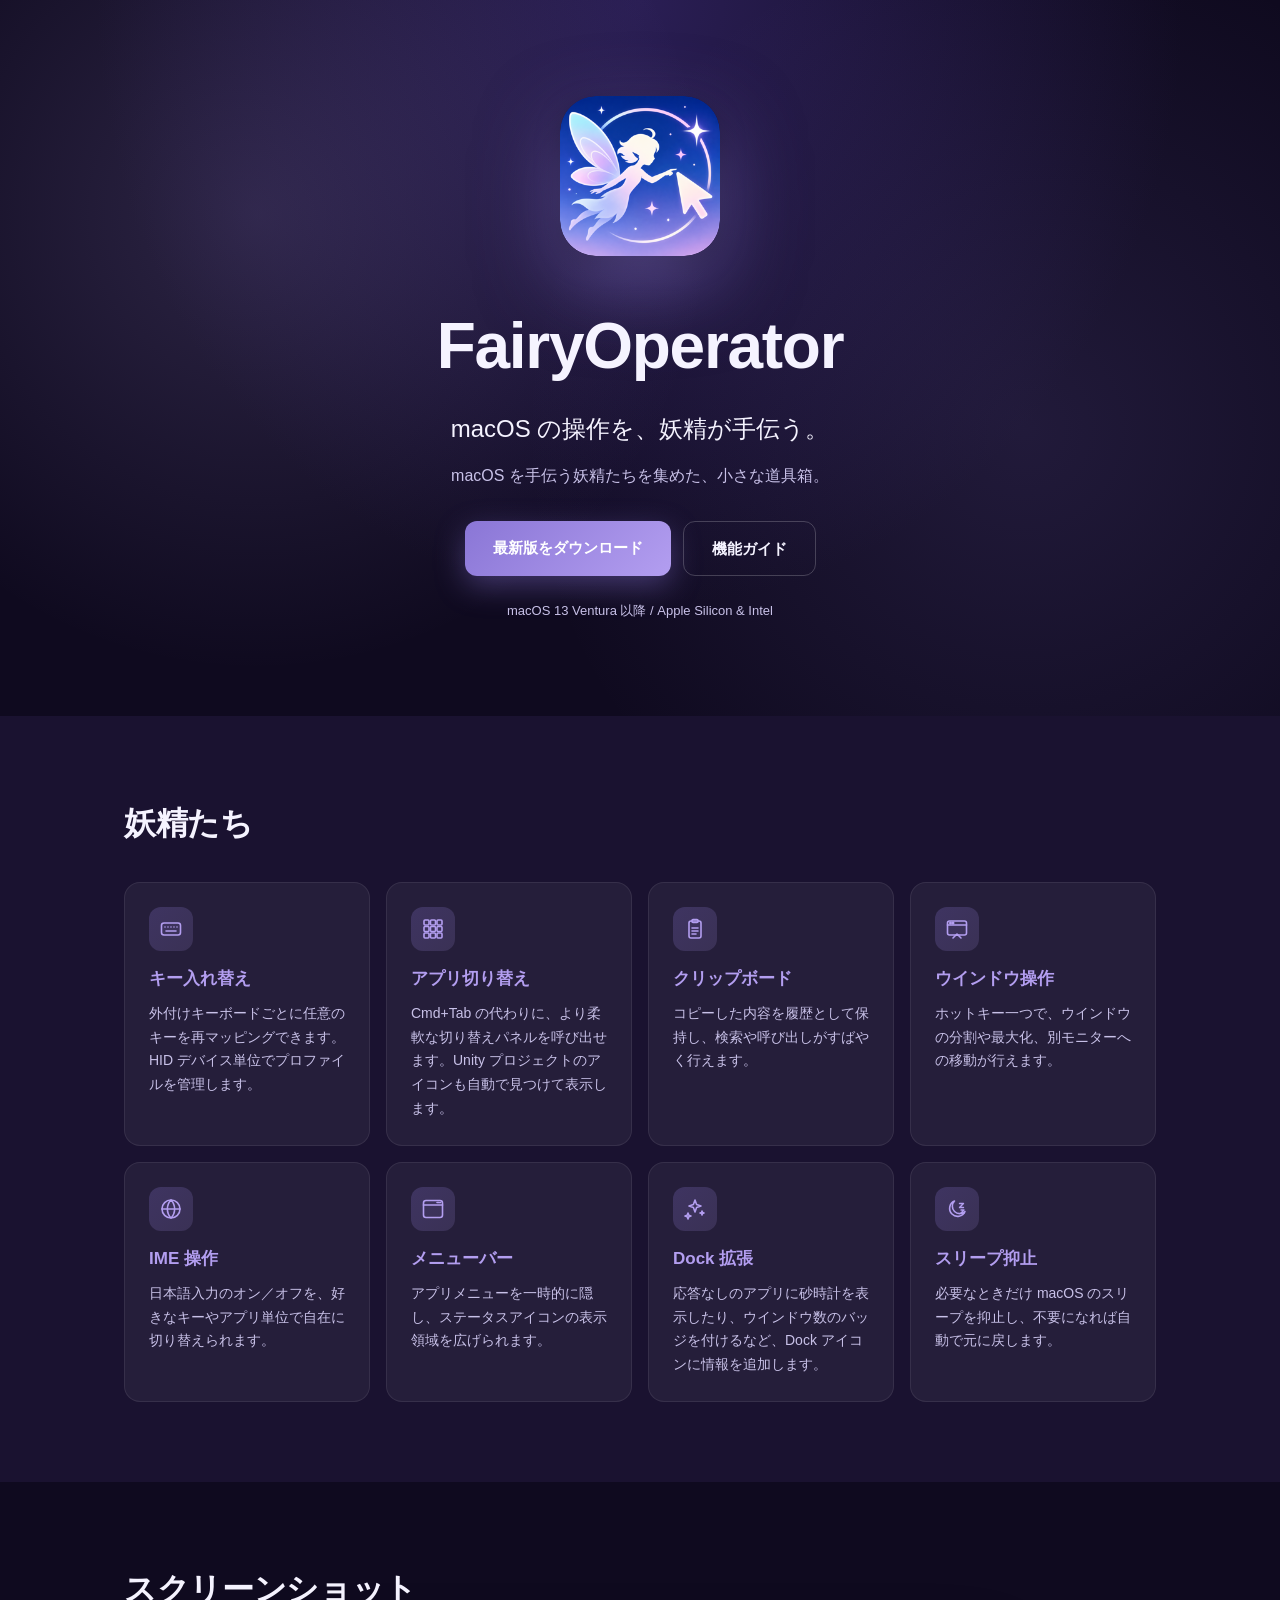
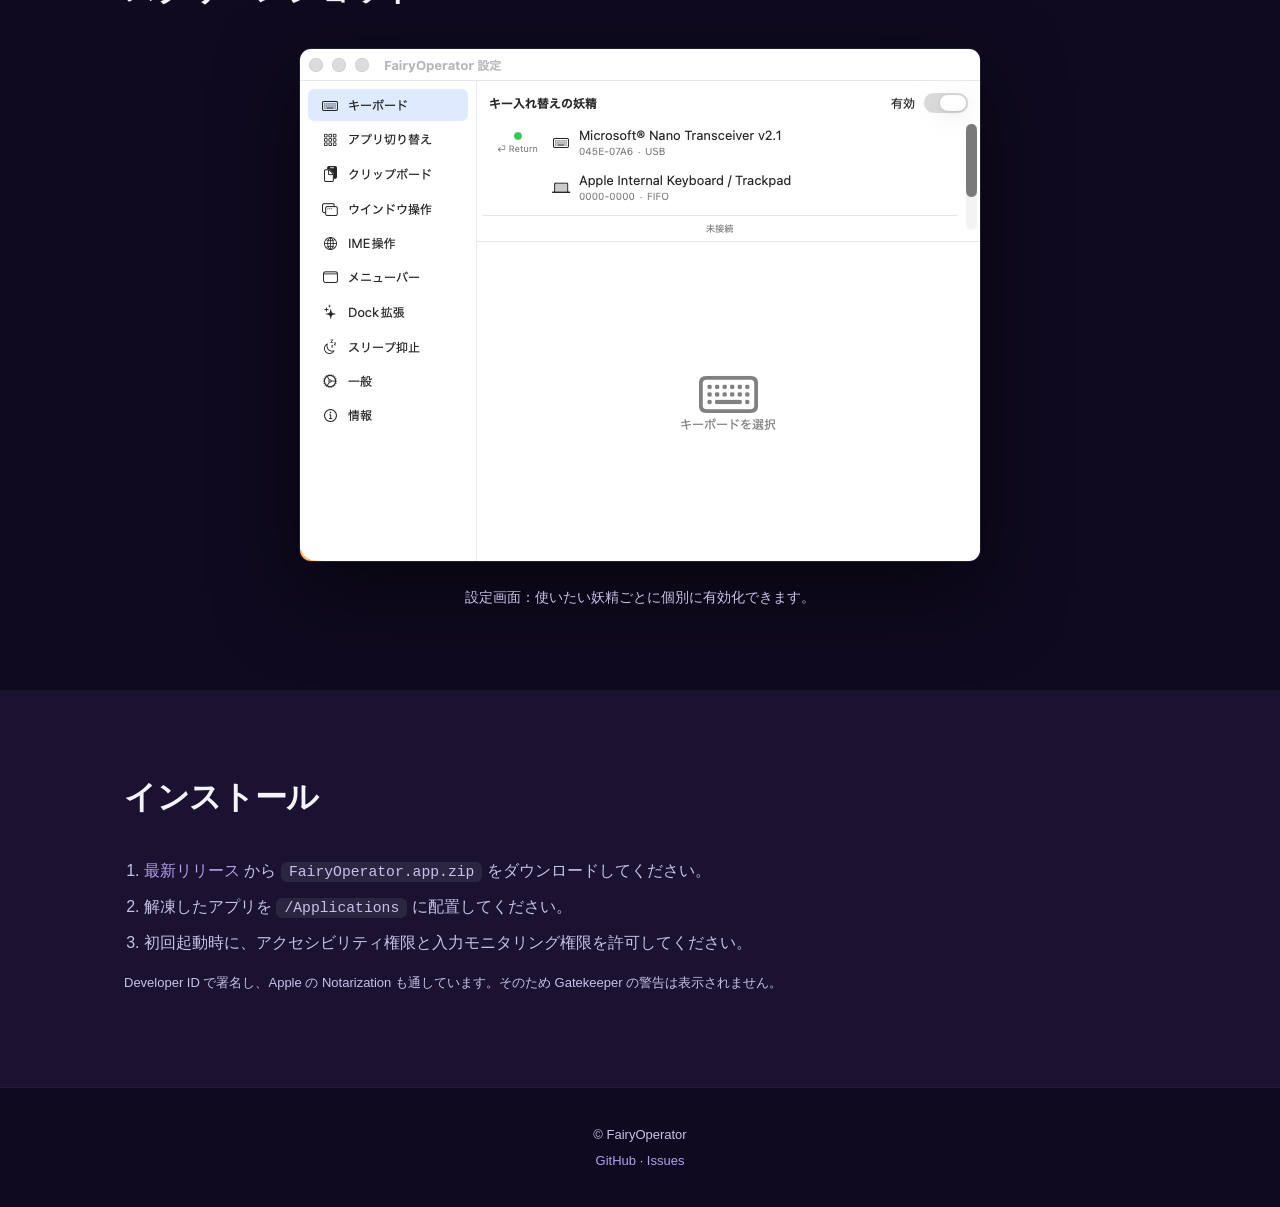
<file: docs/index.html>
<!DOCTYPE html>
<html lang="ja">
<head>
<meta charset="UTF-8">
<meta name="viewport" content="width=device-width, initial-scale=1">
<title>FairyOperator — macOS の操作を、妖精が手伝う。</title>
<meta name="description" content="FairyOperator は macOS を手伝う妖精たちを集めた、小さな道具箱。キー入れ替え・ウインドウ操作・Dock 拡張・スリープ抑止などを搭載。">
<meta property="og:title" content="FairyOperator">
<meta property="og:description" content="macOS の操作を、妖精が手伝う。">
<meta property="og:image" content="https://piggest.github.io/FairyOperator-releases/icon.png">
<meta property="og:type" content="website">
<meta property="og:url" content="https://piggest.github.io/FairyOperator-releases/">
<meta name="twitter:card" content="summary_large_image">
<link rel="icon" type="image/png" href="icon.png">
<link rel="apple-touch-icon" href="icon.png">
<link rel="stylesheet" href="style.css">
</head>
<body>
<header class="hero">
  <div class="container">
    <img class="hero__icon" src="icon-256.png" alt="FairyOperator" width="160" height="160">
    <h1 class="hero__title">FairyOperator</h1>
    <p class="hero__lede">macOS の操作を、妖精が手伝う。</p>
    <p class="hero__sub">macOS を手伝う妖精たちを集めた、小さな道具箱。</p>
    <div class="hero__cta">
      <a class="btn btn--primary" href="https://github.com/piggest/FairyOperator-releases/releases/latest">最新版をダウンロード</a>
      <a class="btn btn--ghost" href="guide.html">機能ガイド</a>
    </div>
    <p class="hero__meta">macOS 13 Ventura 以降 / Apple Silicon &amp; Intel</p>
  </div>
</header>

<section class="features">
  <div class="container">
    <h2 class="section__title">妖精たち</h2>
    <ul class="cards">
      <li class="card">
        <span class="card__icon" aria-hidden="true">
          <svg viewBox="0 0 24 24" fill="none" stroke="currentColor" stroke-width="1.6" stroke-linecap="round" stroke-linejoin="round">
            <rect x="2.5" y="6" width="19" height="12" rx="2.5"/>
            <path d="M6 10h.01M9 10h.01M12 10h.01M15 10h.01M18 10h.01M7 14h10"/>
          </svg>
        </span>
        <h3>キー入れ替え</h3><p>外付けキーボードごとに任意のキーを再マッピングできます。HID デバイス単位でプロファイルを管理します。</p>
      </li>
      <li class="card">
        <span class="card__icon" aria-hidden="true">
          <svg viewBox="0 0 24 24" fill="none" stroke="currentColor" stroke-width="1.6" stroke-linecap="round" stroke-linejoin="round">
            <rect x="3" y="3" width="5" height="5" rx="1"/>
            <rect x="9.5" y="3" width="5" height="5" rx="1"/>
            <rect x="16" y="3" width="5" height="5" rx="1"/>
            <rect x="3" y="9.5" width="5" height="5" rx="1"/>
            <rect x="9.5" y="9.5" width="5" height="5" rx="1"/>
            <rect x="16" y="9.5" width="5" height="5" rx="1"/>
            <rect x="3" y="16" width="5" height="5" rx="1"/>
            <rect x="9.5" y="16" width="5" height="5" rx="1"/>
            <rect x="16" y="16" width="5" height="5" rx="1"/>
          </svg>
        </span>
        <h3>アプリ切り替え</h3><p>Cmd+Tab の代わりに、より柔軟な切り替えパネルを呼び出せます。Unity プロジェクトのアイコンも自動で見つけて表示します。</p>
      </li>
      <li class="card">
        <span class="card__icon" aria-hidden="true">
          <svg viewBox="0 0 24 24" fill="none" stroke="currentColor" stroke-width="1.6" stroke-linecap="round" stroke-linejoin="round">
            <rect x="6" y="4" width="12" height="17" rx="2"/>
            <rect x="9" y="2.5" width="6" height="3" rx="1"/>
            <path d="M9 11h6M9 14h6M9 17h4"/>
          </svg>
        </span>
        <h3>クリップボード</h3><p>コピーした内容を履歴として保持し、検索や呼び出しがすばやく行えます。</p>
      </li>
      <li class="card">
        <span class="card__icon" aria-hidden="true">
          <svg viewBox="0 0 24 24" fill="none" stroke="currentColor" stroke-width="1.6" stroke-linecap="round" stroke-linejoin="round">
            <rect x="2.5" y="4" width="19" height="14" rx="2"/>
            <path d="M2.5 8h19"/>
            <circle cx="5.5" cy="6" r="0.7" fill="currentColor"/>
            <circle cx="8" cy="6" r="0.7" fill="currentColor"/>
            <path d="M8 21l4-4 4 4"/>
          </svg>
        </span>
        <h3>ウインドウ操作</h3><p>ホットキー一つで、ウインドウの分割や最大化、別モニターへの移動が行えます。</p>
      </li>
      <li class="card">
        <span class="card__icon" aria-hidden="true">
          <svg viewBox="0 0 24 24" fill="none" stroke="currentColor" stroke-width="1.6" stroke-linecap="round" stroke-linejoin="round">
            <circle cx="12" cy="12" r="9"/>
            <path d="M3 12h18M12 3a13 13 0 010 18M12 3a13 13 0 000 18"/>
          </svg>
        </span>
        <h3>IME 操作</h3><p>日本語入力のオン／オフを、好きなキーやアプリ単位で自在に切り替えられます。</p>
      </li>
      <li class="card">
        <span class="card__icon" aria-hidden="true">
          <svg viewBox="0 0 24 24" fill="none" stroke="currentColor" stroke-width="1.6" stroke-linecap="round" stroke-linejoin="round">
            <rect x="2.5" y="3.5" width="19" height="17" rx="2.5"/>
            <path d="M2.5 8h19"/>
            <path d="M16 5.5h2M19 5.5h.5"/>
          </svg>
        </span>
        <h3>メニューバー</h3><p>アプリメニューを一時的に隠し、ステータスアイコンの表示領域を広げられます。</p>
      </li>
      <li class="card">
        <span class="card__icon" aria-hidden="true">
          <svg viewBox="0 0 24 24" fill="none" stroke="currentColor" stroke-width="1.6" stroke-linecap="round" stroke-linejoin="round">
            <path d="M12 3l1.6 4.4L18 9l-4.4 1.6L12 15l-1.6-4.4L6 9l4.4-1.6z"/>
            <path d="M5 16l.8 2.2L8 19l-2.2.8L5 22l-.8-2.2L2 19l2.2-.8z"/>
            <path d="M19 14l.6 1.6L21 16l-1.4.4L19 18l-.4-1.6L17 16l1.6-.4z"/>
          </svg>
        </span>
        <h3>Dock 拡張</h3><p>応答なしのアプリに砂時計を表示したり、ウインドウ数のバッジを付けるなど、Dock アイコンに情報を追加します。</p>
      </li>
      <li class="card">
        <span class="card__icon" aria-hidden="true">
          <svg viewBox="0 0 24 24" fill="none" stroke="currentColor" stroke-width="1.6" stroke-linecap="round" stroke-linejoin="round">
            <path d="M20 14.5A8 8 0 119.5 4a6.5 6.5 0 0010.5 10.5z"/>
            <path d="M14.5 6.5h4l-4 4h4M16 13h3l-3 3h3" stroke-width="1.4"/>
          </svg>
        </span>
        <h3>スリープ抑止</h3><p>必要なときだけ macOS のスリープを抑止し、不要になれば自動で元に戻します。</p>
      </li>
    </ul>
  </div>
</section>

<section class="shots">
  <div class="container">
    <h2 class="section__title">スクリーンショット</h2>
    <figure class="shot">
      <img src="screenshots/settings.png" alt="設定画面" loading="lazy">
      <figcaption>設定画面：使いたい妖精ごとに個別に有効化できます。</figcaption>
    </figure>
  </div>
</section>

<section class="install">
  <div class="container">
    <h2 class="section__title">インストール</h2>
    <ol class="steps">
      <li><a href="https://github.com/piggest/FairyOperator-releases/releases/latest">最新リリース</a> から <code>FairyOperator.app.zip</code> をダウンロードしてください。</li>
      <li>解凍したアプリを <code>/Applications</code> に配置してください。</li>
      <li>初回起動時に、アクセシビリティ権限と入力モニタリング権限を許可してください。</li>
    </ol>
    <p class="note">Developer ID で署名し、Apple の Notarization も通しています。そのため Gatekeeper の警告は表示されません。</p>
  </div>
</section>

<footer class="footer">
  <div class="container">
    <p>© FairyOperator</p>
    <p><a href="https://github.com/piggest/FairyOperator-releases">GitHub</a> · <a href="https://github.com/piggest/FairyOperator-releases/issues">Issues</a></p>
  </div>
</footer>
</body>
</html>
</file>
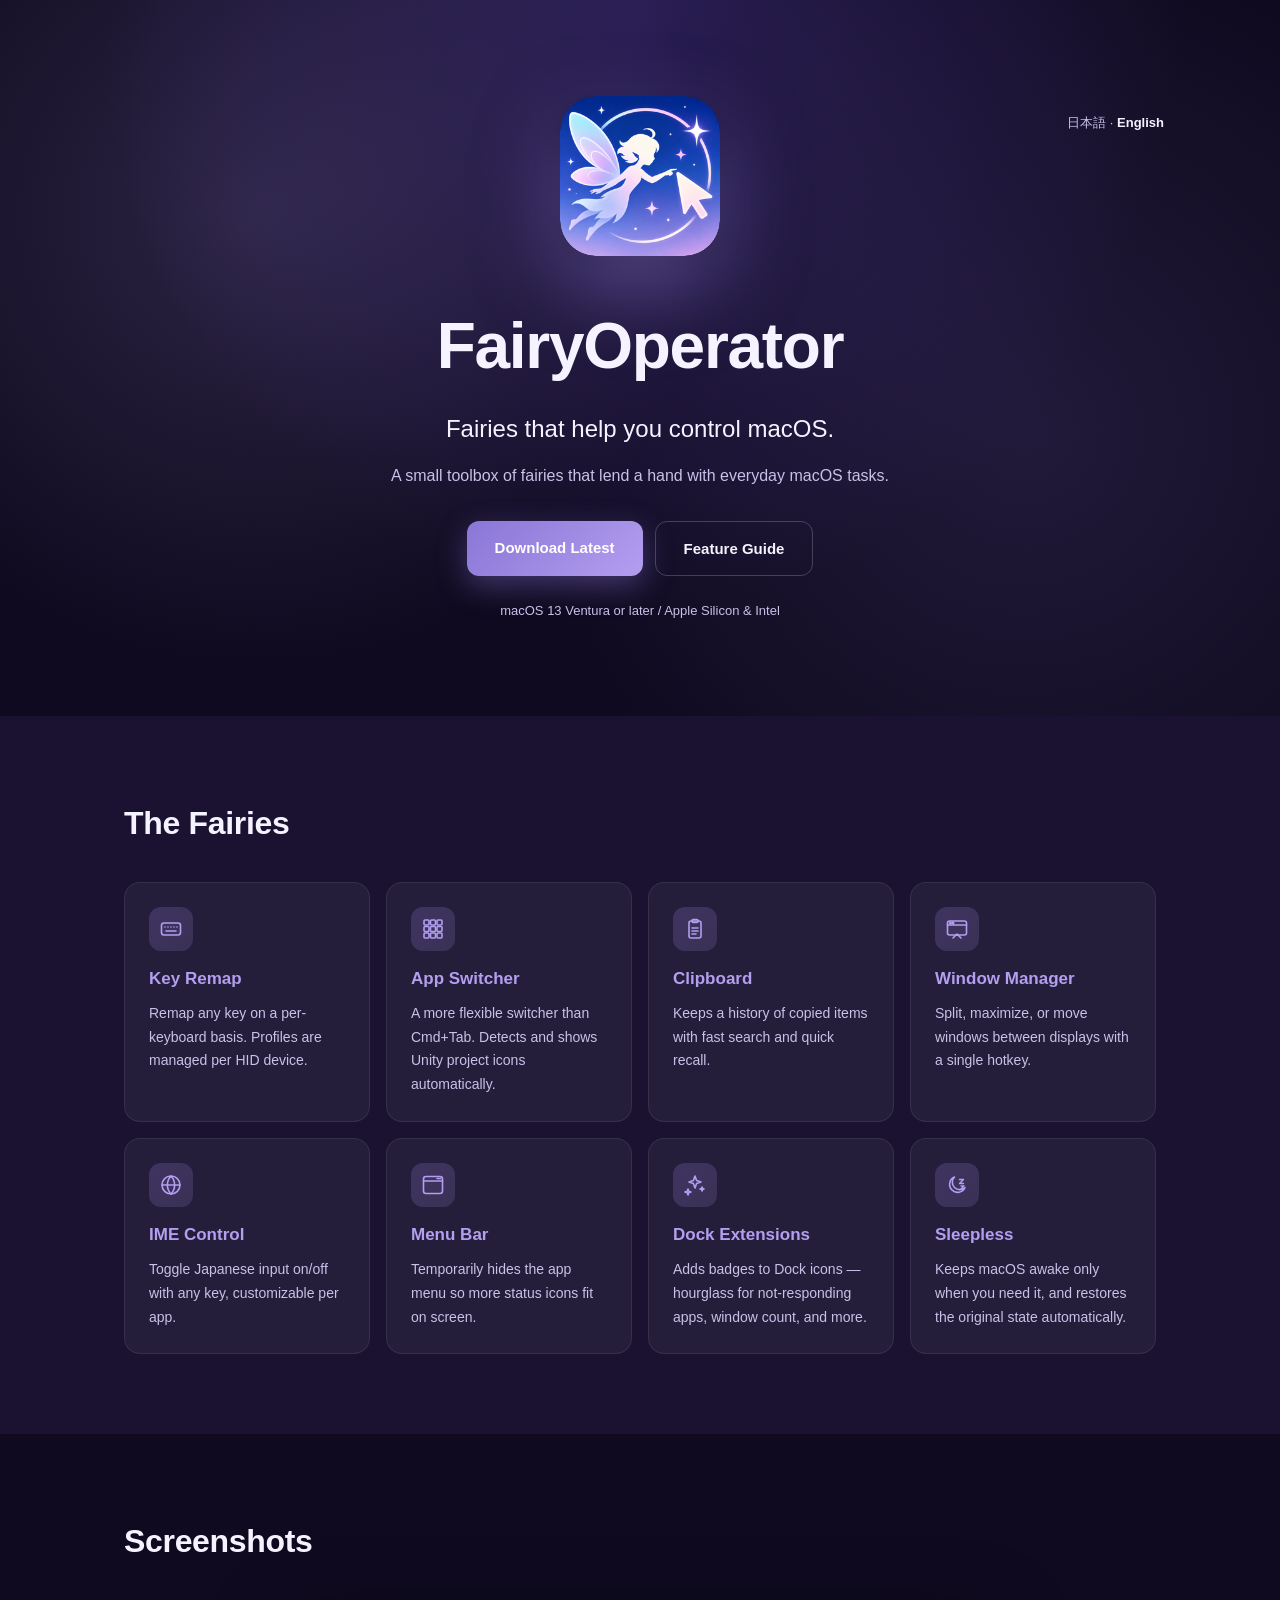
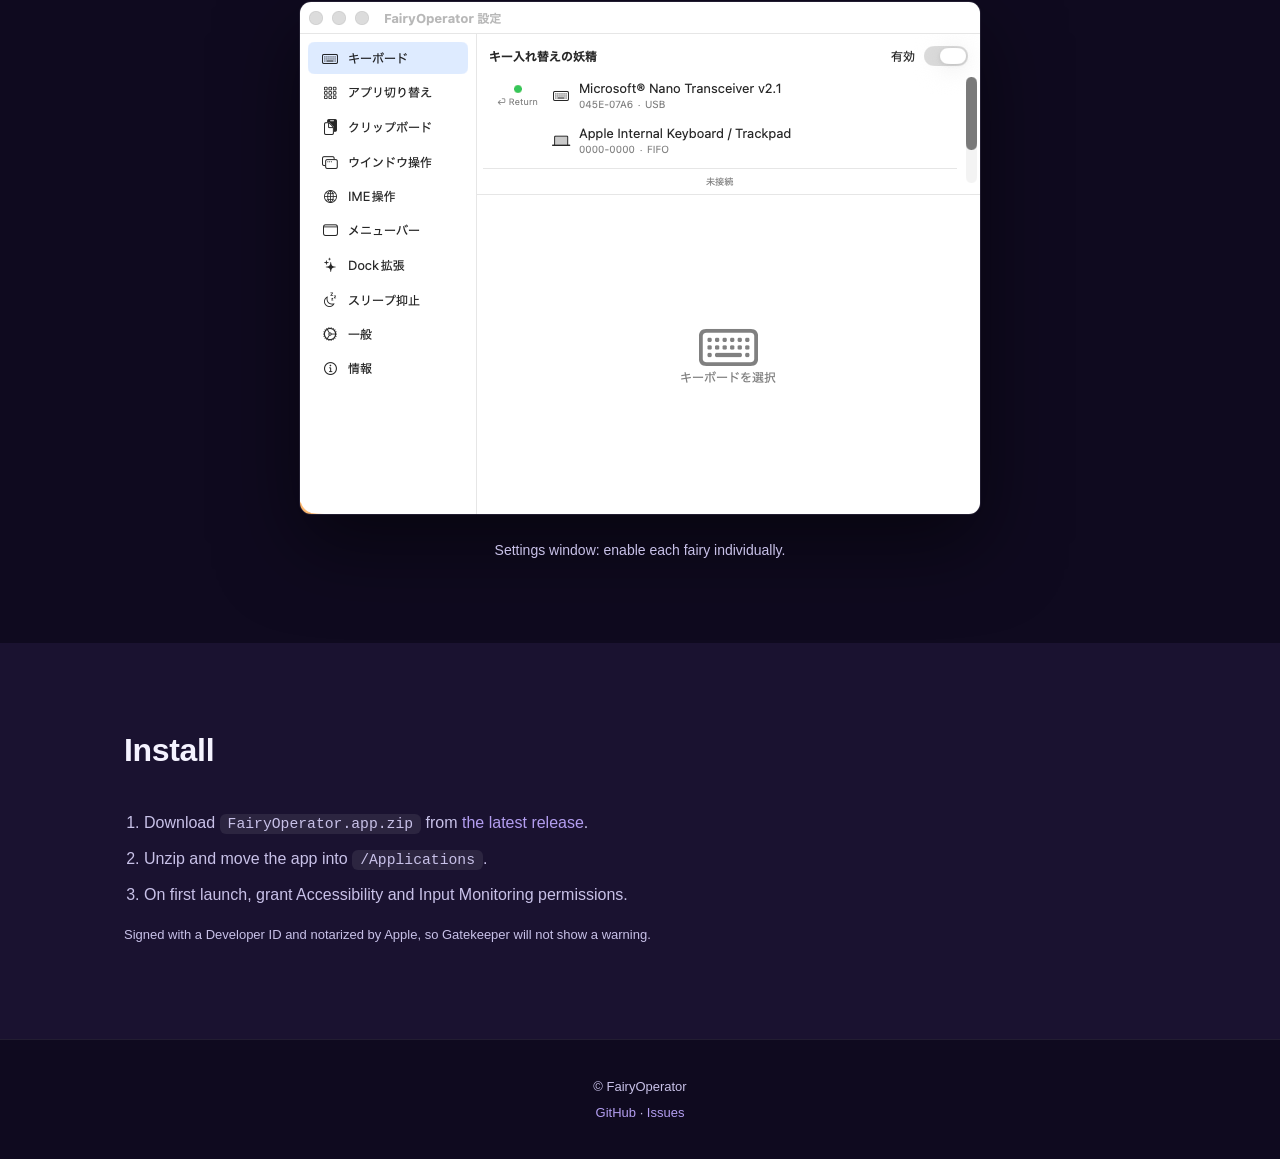
<file: docs/en/index.html>
<!DOCTYPE html>
<html lang="en">
<head>
<meta charset="UTF-8">
<meta name="viewport" content="width=device-width, initial-scale=1">
<title>FairyOperator — Fairies that help you control macOS.</title>
<meta name="description" content="FairyOperator is a small toolbox of fairies that help with macOS — key remapping, window management, Dock extensions, sleep prevention, and more.">
<meta property="og:title" content="FairyOperator">
<meta property="og:description" content="Fairies that help you control macOS.">
<meta property="og:image" content="https://piggest.github.io/FairyOperator-releases/icon.png">
<meta property="og:type" content="website">
<meta property="og:url" content="https://piggest.github.io/FairyOperator-releases/en/">
<meta name="twitter:card" content="summary_large_image">
<link rel="icon" type="image/png" href="../icon.png">
<link rel="apple-touch-icon" href="../icon.png">
<link rel="stylesheet" href="../style.css">
</head>
<body>
<header class="hero">
  <div class="container">
    <p class="lang-switch"><a href="../">日本語</a> · <a href="./" aria-current="page">English</a></p>
    <img class="hero__icon" src="../icon-256.png" alt="FairyOperator" width="160" height="160">
    <h1 class="hero__title">FairyOperator</h1>
    <p class="hero__lede">Fairies that help you control macOS.</p>
    <p class="hero__sub">A small toolbox of fairies that lend a hand with everyday macOS tasks.</p>
    <div class="hero__cta">
      <a class="btn btn--primary" href="https://github.com/piggest/FairyOperator-releases/releases/latest">Download Latest</a>
      <a class="btn btn--ghost" href="guide.html">Feature Guide</a>
    </div>
    <p class="hero__meta">macOS 13 Ventura or later / Apple Silicon &amp; Intel</p>
  </div>
</header>

<section class="features">
  <div class="container">
    <h2 class="section__title">The Fairies</h2>
    <ul class="cards">
      <li class="card">
        <span class="card__icon" aria-hidden="true">
          <svg viewBox="0 0 24 24" fill="none" stroke="currentColor" stroke-width="1.6" stroke-linecap="round" stroke-linejoin="round">
            <rect x="2.5" y="6" width="19" height="12" rx="2.5"/>
            <path d="M6 10h.01M9 10h.01M12 10h.01M15 10h.01M18 10h.01M7 14h10"/>
          </svg>
        </span>
        <h3>Key Remap</h3><p>Remap any key on a per-keyboard basis. Profiles are managed per HID device.</p>
      </li>
      <li class="card">
        <span class="card__icon" aria-hidden="true">
          <svg viewBox="0 0 24 24" fill="none" stroke="currentColor" stroke-width="1.6" stroke-linecap="round" stroke-linejoin="round">
            <rect x="3" y="3" width="5" height="5" rx="1"/>
            <rect x="9.5" y="3" width="5" height="5" rx="1"/>
            <rect x="16" y="3" width="5" height="5" rx="1"/>
            <rect x="3" y="9.5" width="5" height="5" rx="1"/>
            <rect x="9.5" y="9.5" width="5" height="5" rx="1"/>
            <rect x="16" y="9.5" width="5" height="5" rx="1"/>
            <rect x="3" y="16" width="5" height="5" rx="1"/>
            <rect x="9.5" y="16" width="5" height="5" rx="1"/>
            <rect x="16" y="16" width="5" height="5" rx="1"/>
          </svg>
        </span>
        <h3>App Switcher</h3><p>A more flexible switcher than Cmd+Tab. Detects and shows Unity project icons automatically.</p>
      </li>
      <li class="card">
        <span class="card__icon" aria-hidden="true">
          <svg viewBox="0 0 24 24" fill="none" stroke="currentColor" stroke-width="1.6" stroke-linecap="round" stroke-linejoin="round">
            <rect x="6" y="4" width="12" height="17" rx="2"/>
            <rect x="9" y="2.5" width="6" height="3" rx="1"/>
            <path d="M9 11h6M9 14h6M9 17h4"/>
          </svg>
        </span>
        <h3>Clipboard</h3><p>Keeps a history of copied items with fast search and quick recall.</p>
      </li>
      <li class="card">
        <span class="card__icon" aria-hidden="true">
          <svg viewBox="0 0 24 24" fill="none" stroke="currentColor" stroke-width="1.6" stroke-linecap="round" stroke-linejoin="round">
            <rect x="2.5" y="4" width="19" height="14" rx="2"/>
            <path d="M2.5 8h19"/>
            <circle cx="5.5" cy="6" r="0.7" fill="currentColor"/>
            <circle cx="8" cy="6" r="0.7" fill="currentColor"/>
            <path d="M8 21l4-4 4 4"/>
          </svg>
        </span>
        <h3>Window Manager</h3><p>Split, maximize, or move windows between displays with a single hotkey.</p>
      </li>
      <li class="card">
        <span class="card__icon" aria-hidden="true">
          <svg viewBox="0 0 24 24" fill="none" stroke="currentColor" stroke-width="1.6" stroke-linecap="round" stroke-linejoin="round">
            <circle cx="12" cy="12" r="9"/>
            <path d="M3 12h18M12 3a13 13 0 010 18M12 3a13 13 0 000 18"/>
          </svg>
        </span>
        <h3>IME Control</h3><p>Toggle Japanese input on/off with any key, customizable per app.</p>
      </li>
      <li class="card">
        <span class="card__icon" aria-hidden="true">
          <svg viewBox="0 0 24 24" fill="none" stroke="currentColor" stroke-width="1.6" stroke-linecap="round" stroke-linejoin="round">
            <rect x="2.5" y="3.5" width="19" height="17" rx="2.5"/>
            <path d="M2.5 8h19"/>
            <path d="M16 5.5h2M19 5.5h.5"/>
          </svg>
        </span>
        <h3>Menu Bar</h3><p>Temporarily hides the app menu so more status icons fit on screen.</p>
      </li>
      <li class="card">
        <span class="card__icon" aria-hidden="true">
          <svg viewBox="0 0 24 24" fill="none" stroke="currentColor" stroke-width="1.6" stroke-linecap="round" stroke-linejoin="round">
            <path d="M12 3l1.6 4.4L18 9l-4.4 1.6L12 15l-1.6-4.4L6 9l4.4-1.6z"/>
            <path d="M5 16l.8 2.2L8 19l-2.2.8L5 22l-.8-2.2L2 19l2.2-.8z"/>
            <path d="M19 14l.6 1.6L21 16l-1.4.4L19 18l-.4-1.6L17 16l1.6-.4z"/>
          </svg>
        </span>
        <h3>Dock Extensions</h3><p>Adds badges to Dock icons — hourglass for not-responding apps, window count, and more.</p>
      </li>
      <li class="card">
        <span class="card__icon" aria-hidden="true">
          <svg viewBox="0 0 24 24" fill="none" stroke="currentColor" stroke-width="1.6" stroke-linecap="round" stroke-linejoin="round">
            <path d="M20 14.5A8 8 0 119.5 4a6.5 6.5 0 0010.5 10.5z"/>
            <path d="M14.5 6.5h4l-4 4h4M16 13h3l-3 3h3" stroke-width="1.4"/>
          </svg>
        </span>
        <h3>Sleepless</h3><p>Keeps macOS awake only when you need it, and restores the original state automatically.</p>
      </li>
    </ul>
  </div>
</section>

<section class="shots">
  <div class="container">
    <h2 class="section__title">Screenshots</h2>
    <figure class="shot">
      <img src="../screenshots/settings.png" alt="Settings window" loading="lazy">
      <figcaption>Settings window: enable each fairy individually.</figcaption>
    </figure>
  </div>
</section>

<section class="install">
  <div class="container">
    <h2 class="section__title">Install</h2>
    <ol class="steps">
      <li>Download <code>FairyOperator.app.zip</code> from <a href="https://github.com/piggest/FairyOperator-releases/releases/latest">the latest release</a>.</li>
      <li>Unzip and move the app into <code>/Applications</code>.</li>
      <li>On first launch, grant Accessibility and Input Monitoring permissions.</li>
    </ol>
    <p class="note">Signed with a Developer ID and notarized by Apple, so Gatekeeper will not show a warning.</p>
  </div>
</section>

<footer class="footer">
  <div class="container">
    <p>© FairyOperator</p>
    <p><a href="https://github.com/piggest/FairyOperator-releases">GitHub</a> · <a href="https://github.com/piggest/FairyOperator-releases/issues">Issues</a></p>
  </div>
</footer>
</body>
</html>
</file>
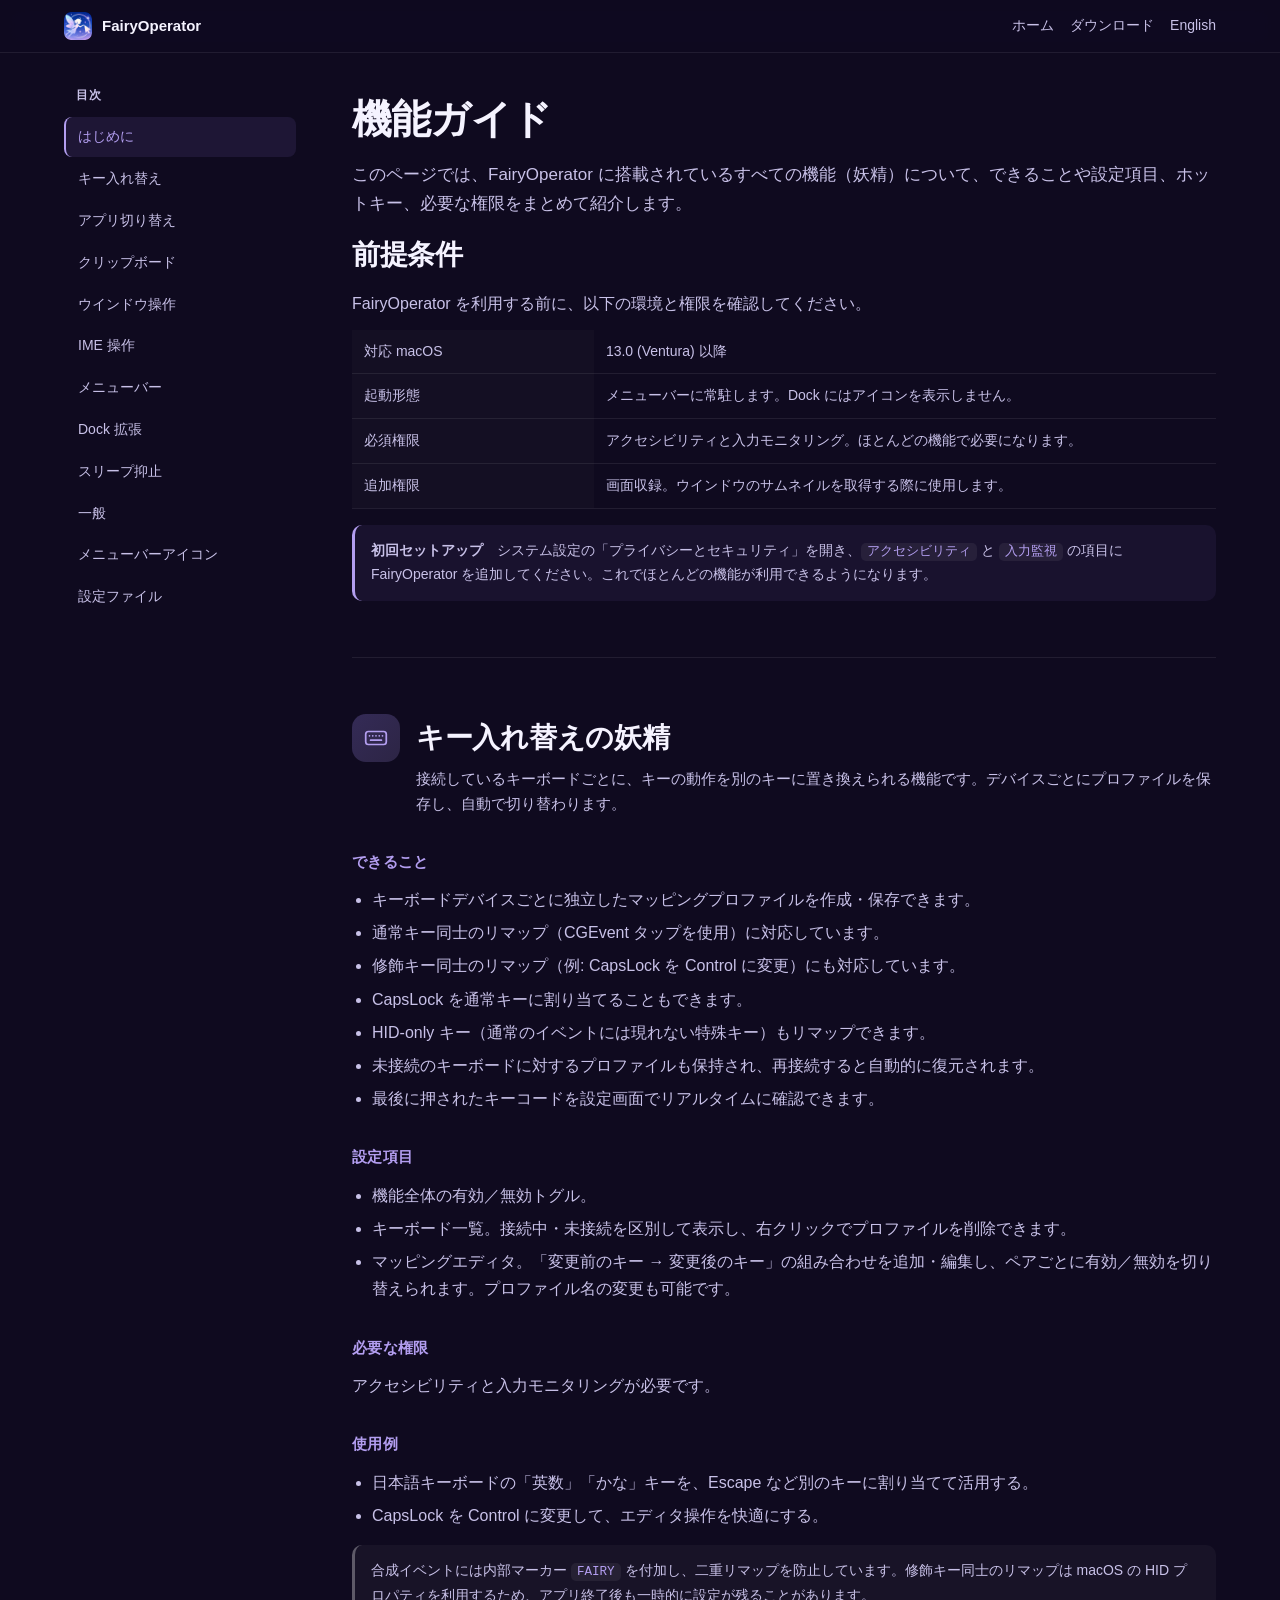
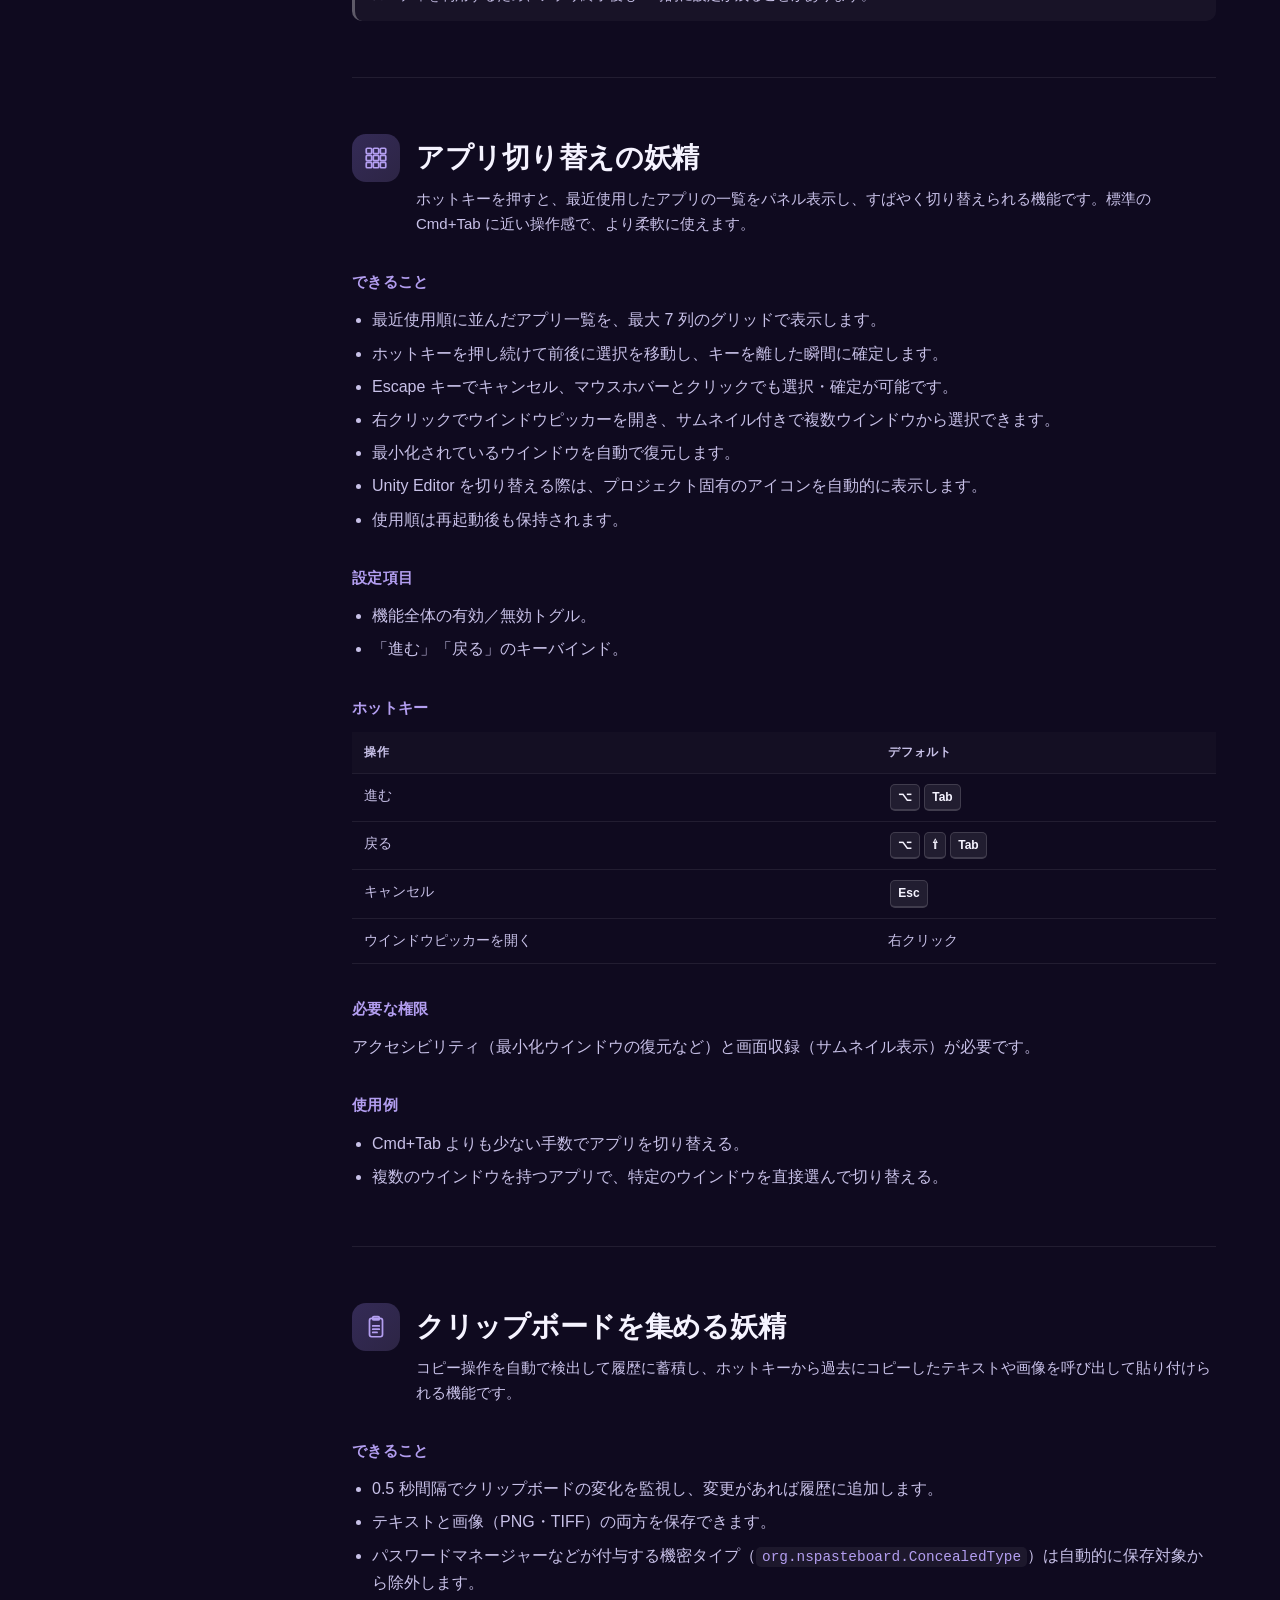
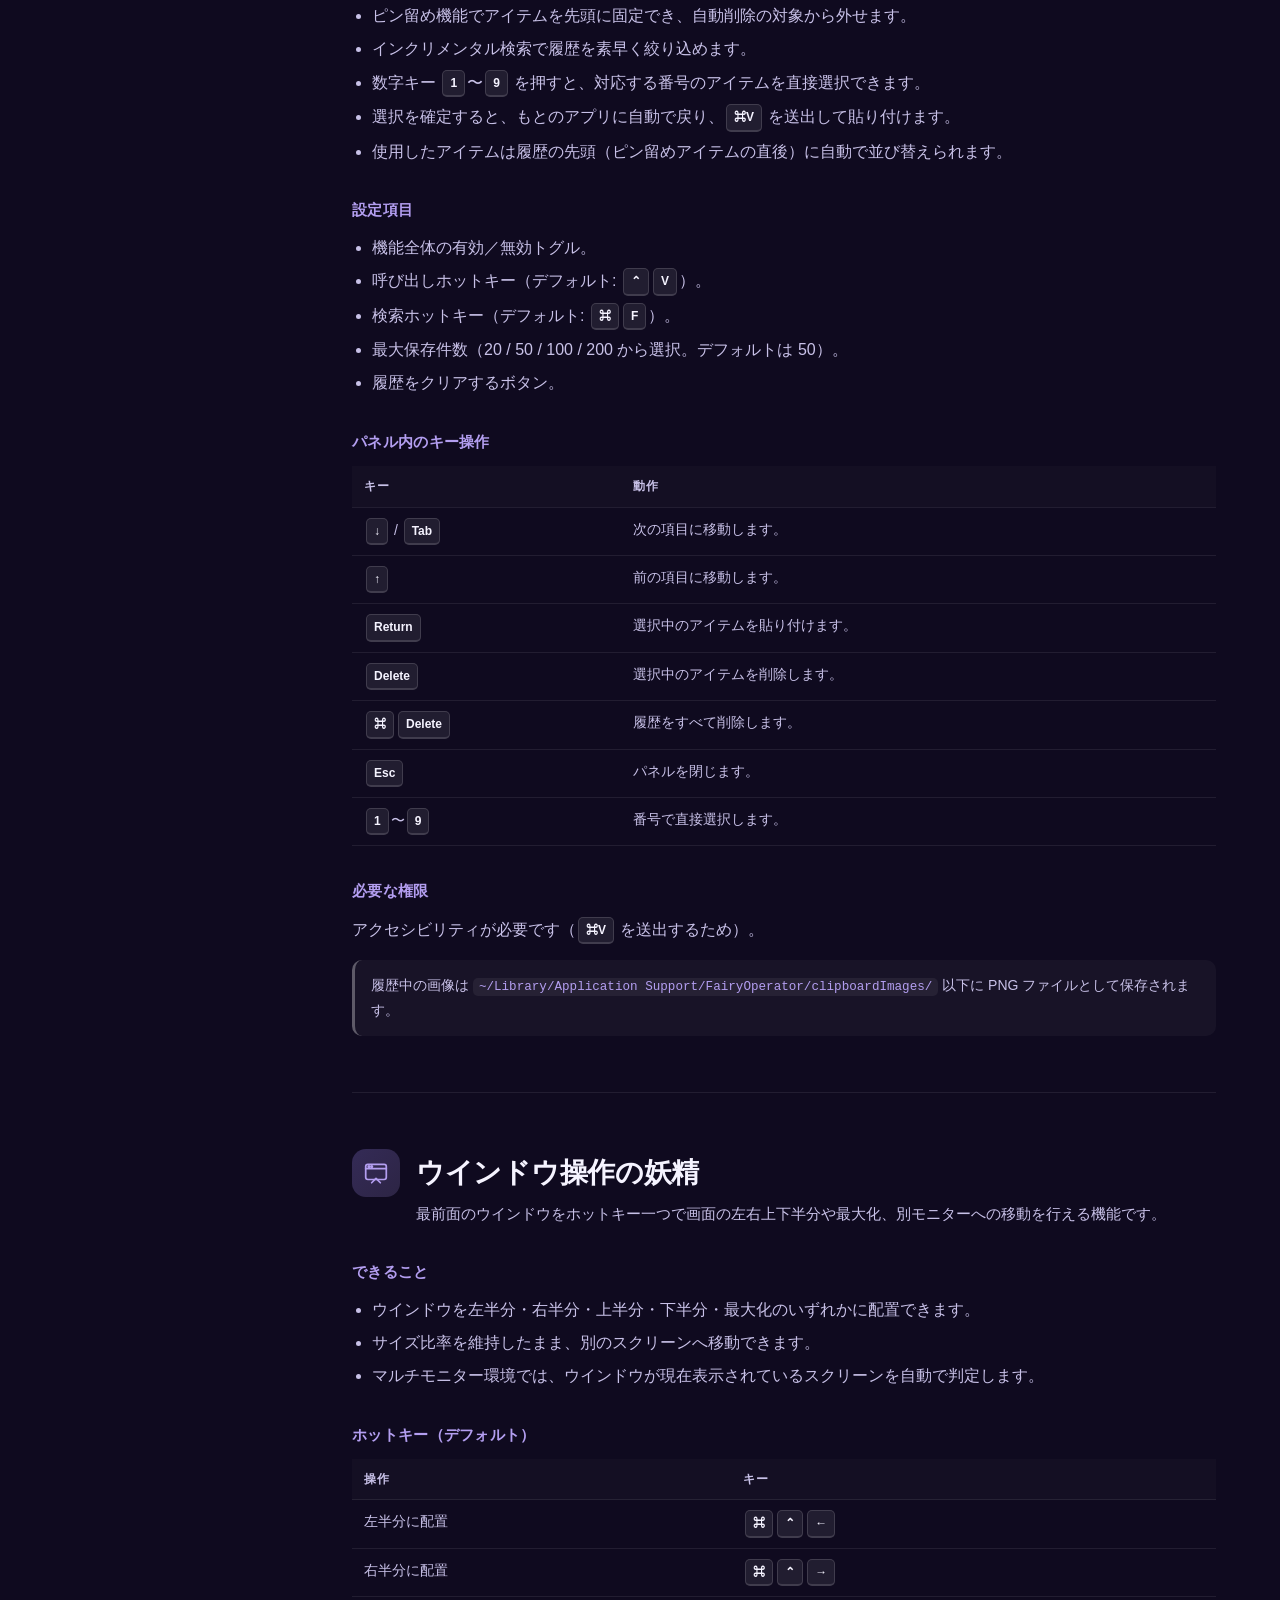
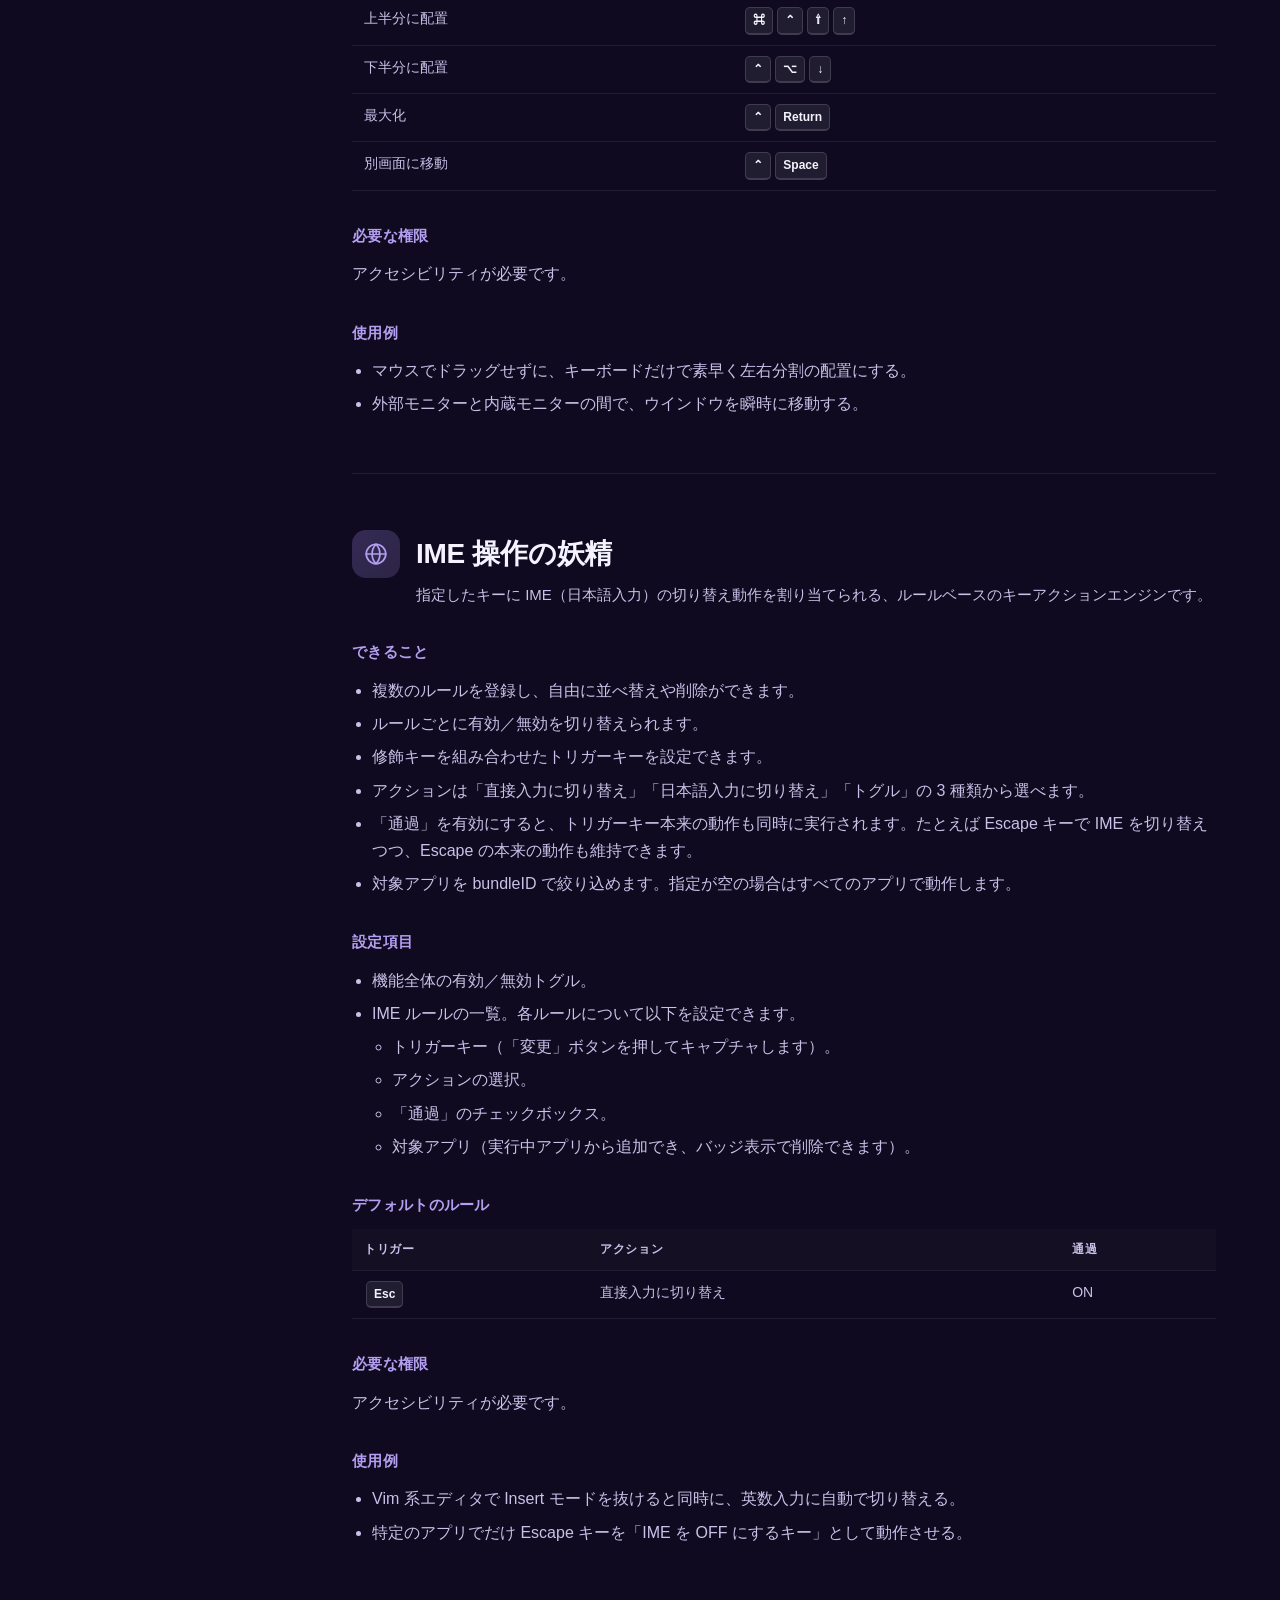
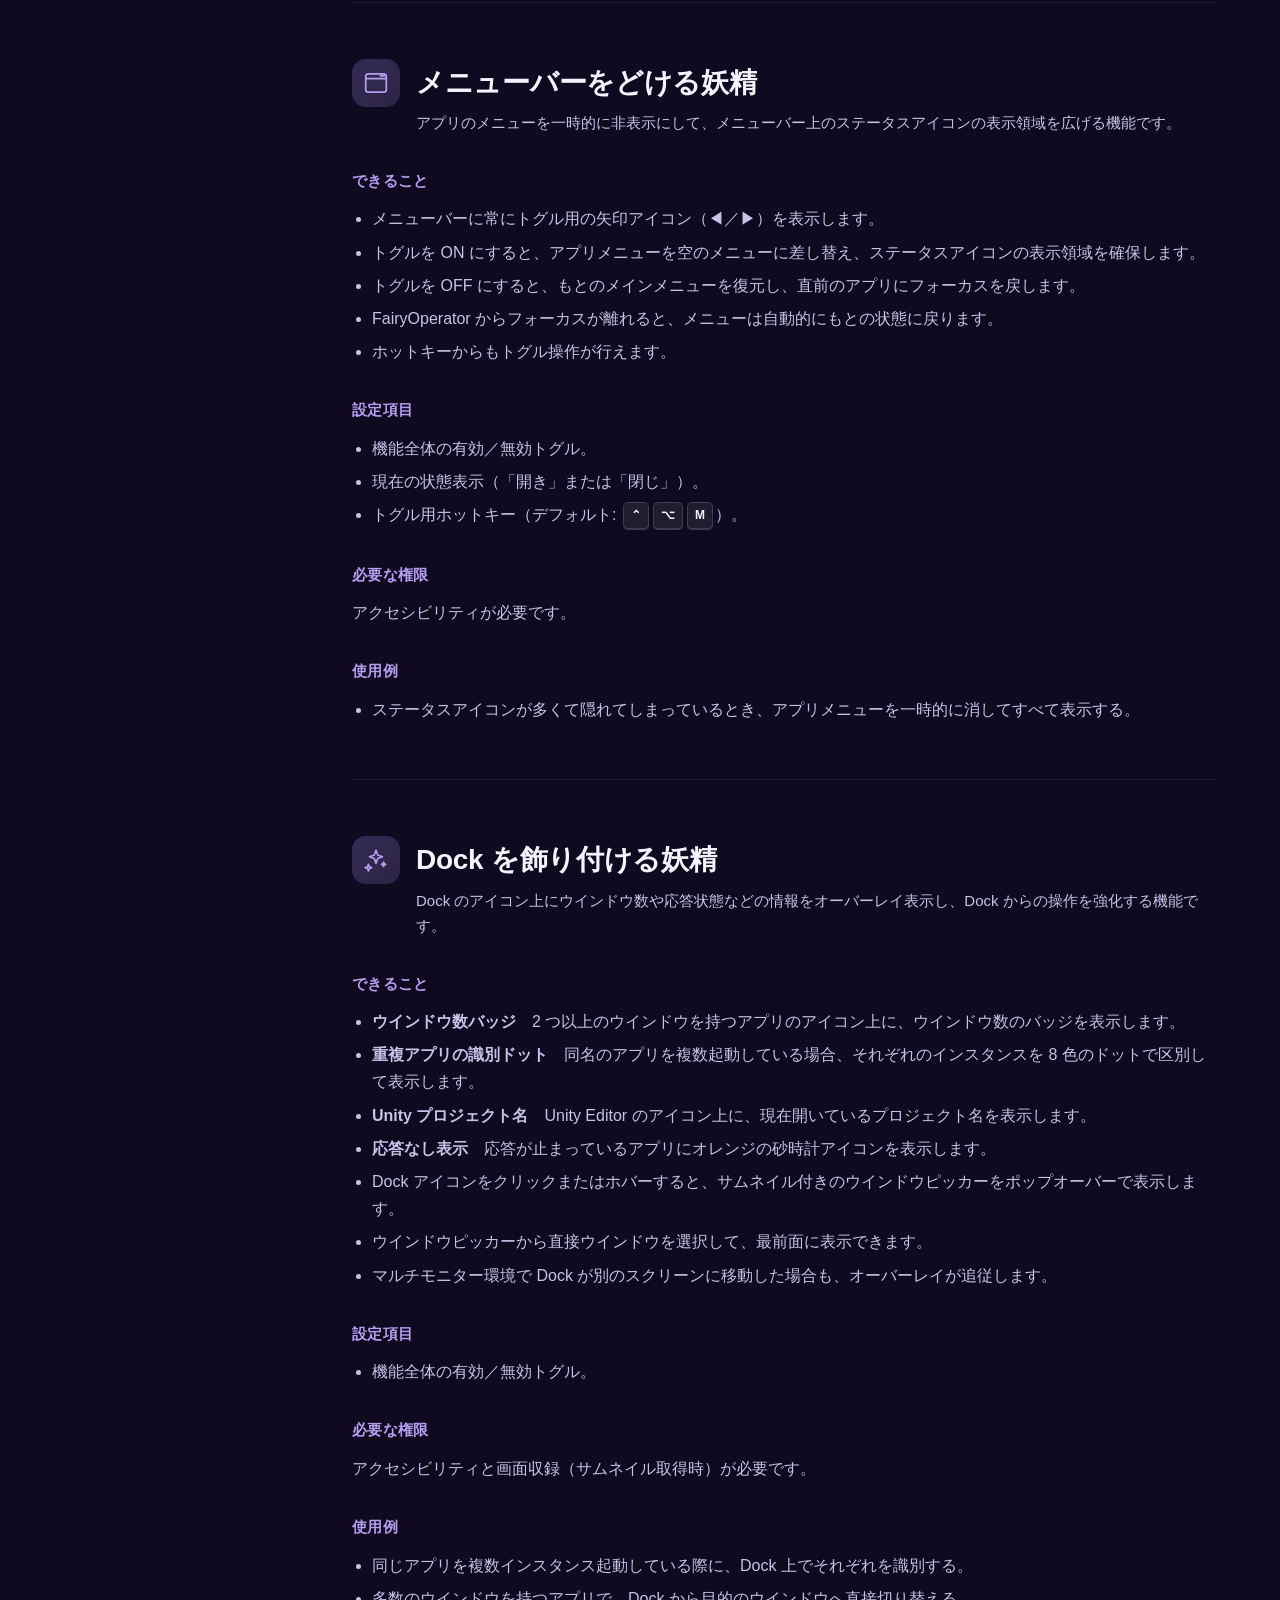
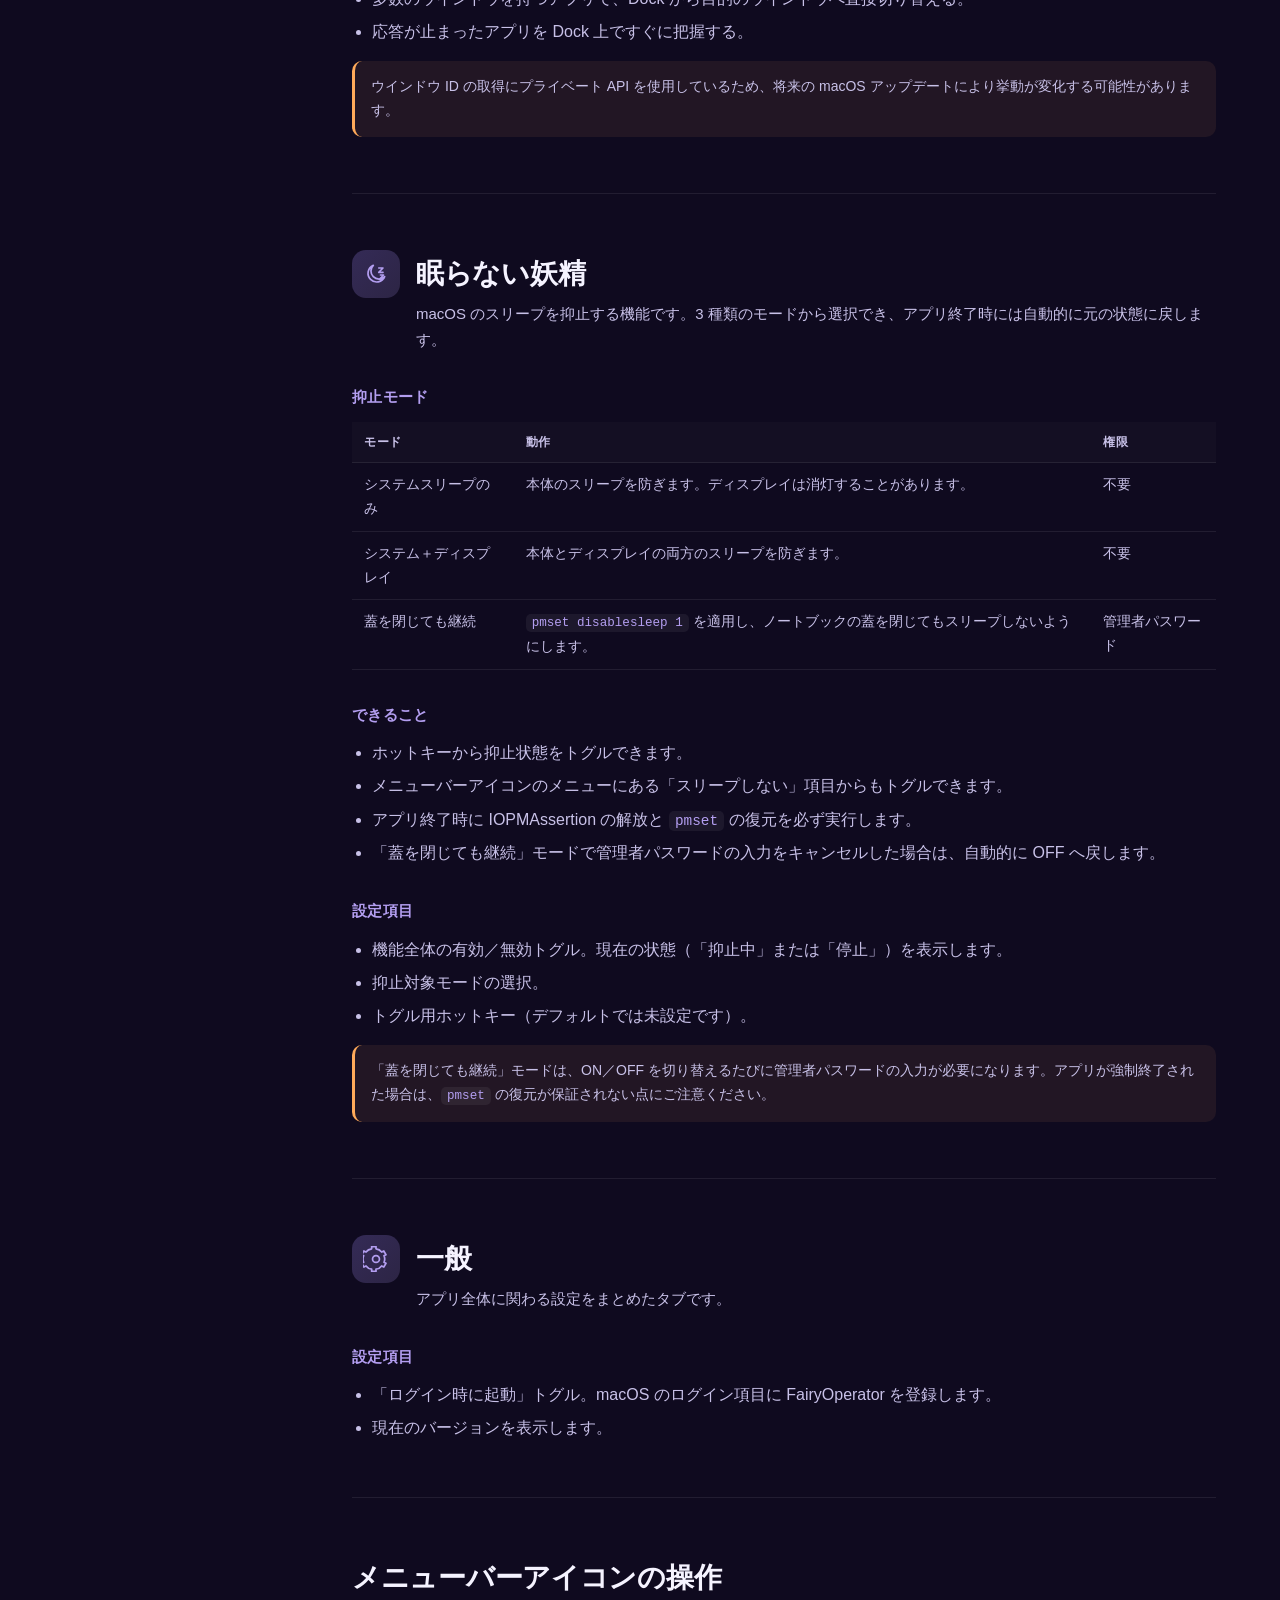
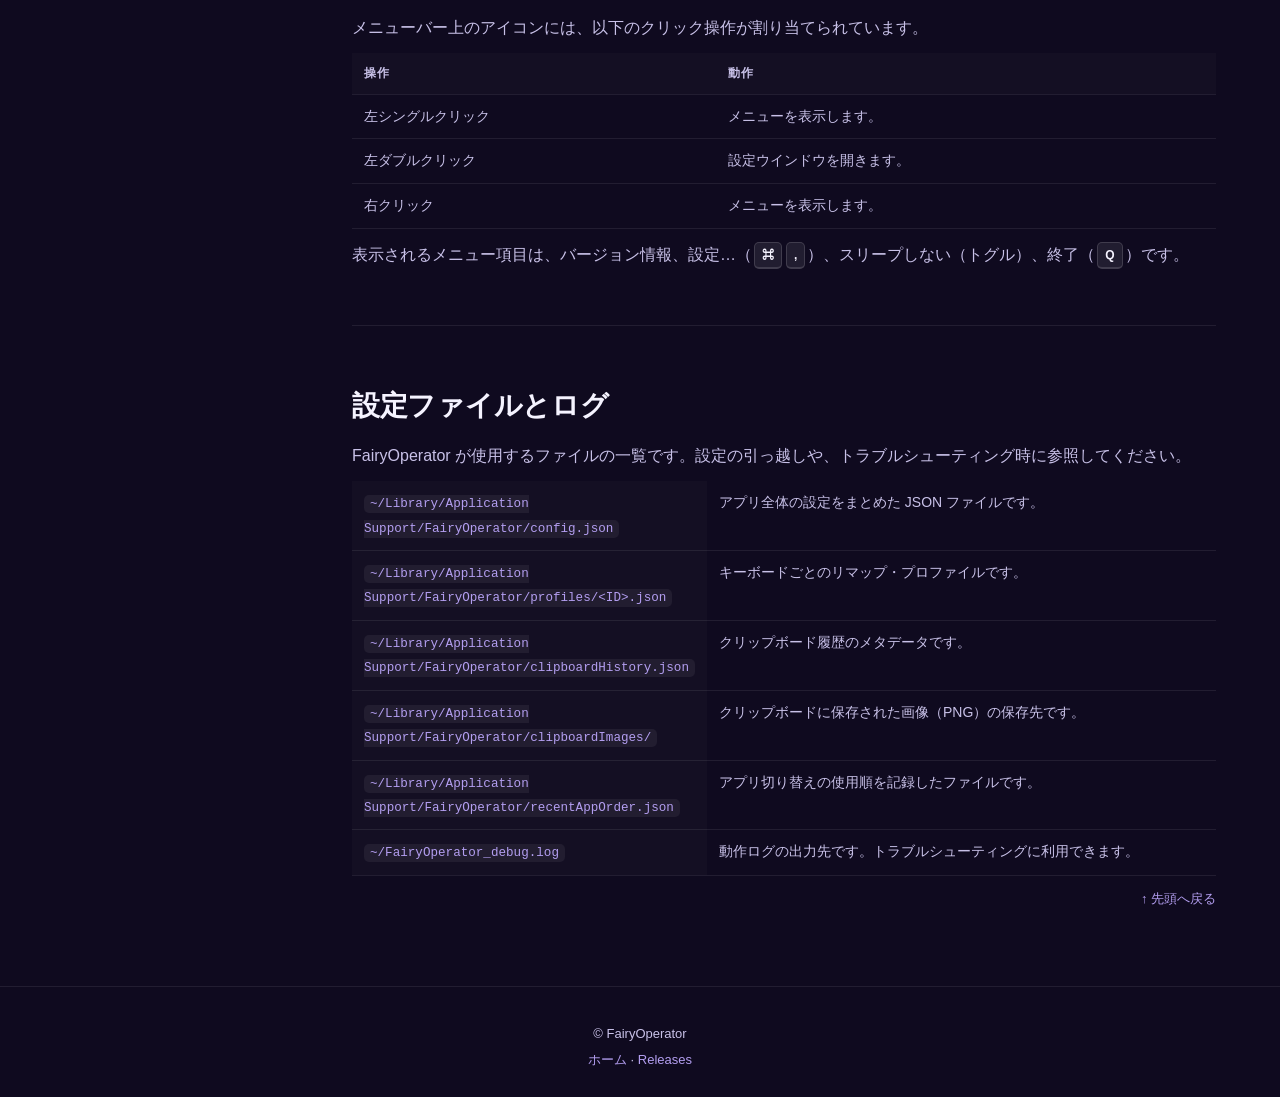
<file: docs/guide.html>
<!DOCTYPE html>
<html lang="ja">
<head>
<meta charset="UTF-8">
<meta name="viewport" content="width=device-width, initial-scale=1">
<title>機能ガイド — FairyOperator</title>
<meta name="description" content="FairyOperator の各妖精でできること、設定項目、ホットキー、必要な権限についてまとめたガイドです。">
<link rel="icon" type="image/png" href="icon.png">
<link rel="stylesheet" href="style.css">
<link rel="stylesheet" href="guide.css">
</head>
<body class="guide">

<header class="topbar">
  <div class="topbar__inner">
    <a class="topbar__brand" href="./">
      <img src="icon-256.png" alt="" width="28" height="28">
      <span>FairyOperator</span>
    </a>
    <nav class="topbar__nav">
      <a href="./">ホーム</a>
      <a href="https://github.com/piggest/FairyOperator-releases/releases/latest">ダウンロード</a>
      <a href="en/guide.html">English</a>
    </nav>
  </div>
</header>

<div class="layout">
  <aside class="sidebar">
    <div class="sidebar__inner">
      <p class="sidebar__title">目次</p>
      <nav class="toc">
        <a href="#overview">はじめに</a>
        <a href="#keyboard">キー入れ替え</a>
        <a href="#app-switcher">アプリ切り替え</a>
        <a href="#clipboard">クリップボード</a>
        <a href="#window">ウインドウ操作</a>
        <a href="#ime">IME 操作</a>
        <a href="#menubar">メニューバー</a>
        <a href="#dock">Dock 拡張</a>
        <a href="#sleepless">スリープ抑止</a>
        <a href="#general">一般</a>
        <a href="#status-icon">メニューバーアイコン</a>
        <a href="#files">設定ファイル</a>
      </nav>
    </div>
  </aside>

  <main class="content">

    <section id="overview" class="doc">
      <h1>機能ガイド</h1>
      <p class="lead">このページでは、FairyOperator に搭載されているすべての機能（妖精）について、できることや設定項目、ホットキー、必要な権限をまとめて紹介します。</p>

      <h2>前提条件</h2>
      <p>FairyOperator を利用する前に、以下の環境と権限を確認してください。</p>
      <table class="kv">
        <tbody>
          <tr><th>対応 macOS</th><td>13.0 (Ventura) 以降</td></tr>
          <tr><th>起動形態</th><td>メニューバーに常駐します。Dock にはアイコンを表示しません。</td></tr>
          <tr><th>必須権限</th><td>アクセシビリティと入力モニタリング。ほとんどの機能で必要になります。</td></tr>
          <tr><th>追加権限</th><td>画面収録。ウインドウのサムネイルを取得する際に使用します。</td></tr>
        </tbody>
      </table>

      <div class="callout">
        <p><strong>初回セットアップ</strong>　システム設定の「プライバシーとセキュリティ」を開き、<code>アクセシビリティ</code> と <code>入力監視</code> の項目に FairyOperator を追加してください。これでほとんどの機能が利用できるようになります。</p>
      </div>
    </section>

    <section id="keyboard" class="doc">
      <header class="doc__header">
        <span class="doc__icon" aria-hidden="true">
          <svg viewBox="0 0 24 24" fill="none" stroke="currentColor" stroke-width="1.6" stroke-linecap="round" stroke-linejoin="round"><rect x="2.5" y="6" width="19" height="12" rx="2.5"/><path d="M6 10h.01M9 10h.01M12 10h.01M15 10h.01M18 10h.01M7 14h10"/></svg>
        </span>
        <div>
          <h2>キー入れ替えの妖精</h2>
          <p class="doc__lede">接続しているキーボードごとに、キーの動作を別のキーに置き換えられる機能です。デバイスごとにプロファイルを保存し、自動で切り替わります。</p>
        </div>
      </header>

      <h3>できること</h3>
      <ul>
        <li>キーボードデバイスごとに独立したマッピングプロファイルを作成・保存できます。</li>
        <li>通常キー同士のリマップ（CGEvent タップを使用）に対応しています。</li>
        <li>修飾キー同士のリマップ（例: CapsLock を Control に変更）にも対応しています。</li>
        <li>CapsLock を通常キーに割り当てることもできます。</li>
        <li>HID-only キー（通常のイベントには現れない特殊キー）もリマップできます。</li>
        <li>未接続のキーボードに対するプロファイルも保持され、再接続すると自動的に復元されます。</li>
        <li>最後に押されたキーコードを設定画面でリアルタイムに確認できます。</li>
      </ul>

      <h3>設定項目</h3>
      <ul>
        <li>機能全体の有効／無効トグル。</li>
        <li>キーボード一覧。接続中・未接続を区別して表示し、右クリックでプロファイルを削除できます。</li>
        <li>マッピングエディタ。「変更前のキー → 変更後のキー」の組み合わせを追加・編集し、ペアごとに有効／無効を切り替えられます。プロファイル名の変更も可能です。</li>
      </ul>

      <h3>必要な権限</h3>
      <p>アクセシビリティと入力モニタリングが必要です。</p>

      <h3>使用例</h3>
      <ul>
        <li>日本語キーボードの「英数」「かな」キーを、Escape など別のキーに割り当てて活用する。</li>
        <li>CapsLock を Control に変更して、エディタ操作を快適にする。</li>
      </ul>

      <div class="callout callout--note">
        <p>合成イベントには内部マーカー <code>FAIRY</code> を付加し、二重リマップを防止しています。修飾キー同士のリマップは macOS の HID プロパティを利用するため、アプリ終了後も一時的に設定が残ることがあります。</p>
      </div>
    </section>

    <section id="app-switcher" class="doc">
      <header class="doc__header">
        <span class="doc__icon" aria-hidden="true">
          <svg viewBox="0 0 24 24" fill="none" stroke="currentColor" stroke-width="1.6" stroke-linecap="round" stroke-linejoin="round"><rect x="3" y="3" width="5" height="5" rx="1"/><rect x="9.5" y="3" width="5" height="5" rx="1"/><rect x="16" y="3" width="5" height="5" rx="1"/><rect x="3" y="9.5" width="5" height="5" rx="1"/><rect x="9.5" y="9.5" width="5" height="5" rx="1"/><rect x="16" y="9.5" width="5" height="5" rx="1"/><rect x="3" y="16" width="5" height="5" rx="1"/><rect x="9.5" y="16" width="5" height="5" rx="1"/><rect x="16" y="16" width="5" height="5" rx="1"/></svg>
        </span>
        <div>
          <h2>アプリ切り替えの妖精</h2>
          <p class="doc__lede">ホットキーを押すと、最近使用したアプリの一覧をパネル表示し、すばやく切り替えられる機能です。標準の Cmd+Tab に近い操作感で、より柔軟に使えます。</p>
        </div>
      </header>

      <h3>できること</h3>
      <ul>
        <li>最近使用順に並んだアプリ一覧を、最大 7 列のグリッドで表示します。</li>
        <li>ホットキーを押し続けて前後に選択を移動し、キーを離した瞬間に確定します。</li>
        <li>Escape キーでキャンセル、マウスホバーとクリックでも選択・確定が可能です。</li>
        <li>右クリックでウインドウピッカーを開き、サムネイル付きで複数ウインドウから選択できます。</li>
        <li>最小化されているウインドウを自動で復元します。</li>
        <li>Unity Editor を切り替える際は、プロジェクト固有のアイコンを自動的に表示します。</li>
        <li>使用順は再起動後も保持されます。</li>
      </ul>

      <h3>設定項目</h3>
      <ul>
        <li>機能全体の有効／無効トグル。</li>
        <li>「進む」「戻る」のキーバインド。</li>
      </ul>

      <h3>ホットキー</h3>
      <table class="hotkeys">
        <thead><tr><th>操作</th><th>デフォルト</th></tr></thead>
        <tbody>
          <tr><td>進む</td><td><kbd>⌥</kbd><kbd>Tab</kbd></td></tr>
          <tr><td>戻る</td><td><kbd>⌥</kbd><kbd>⇧</kbd><kbd>Tab</kbd></td></tr>
          <tr><td>キャンセル</td><td><kbd>Esc</kbd></td></tr>
          <tr><td>ウインドウピッカーを開く</td><td>右クリック</td></tr>
        </tbody>
      </table>

      <h3>必要な権限</h3>
      <p>アクセシビリティ（最小化ウインドウの復元など）と画面収録（サムネイル表示）が必要です。</p>

      <h3>使用例</h3>
      <ul>
        <li>Cmd+Tab よりも少ない手数でアプリを切り替える。</li>
        <li>複数のウインドウを持つアプリで、特定のウインドウを直接選んで切り替える。</li>
      </ul>
    </section>

    <section id="clipboard" class="doc">
      <header class="doc__header">
        <span class="doc__icon" aria-hidden="true">
          <svg viewBox="0 0 24 24" fill="none" stroke="currentColor" stroke-width="1.6" stroke-linecap="round" stroke-linejoin="round"><rect x="6" y="4" width="12" height="17" rx="2"/><rect x="9" y="2.5" width="6" height="3" rx="1"/><path d="M9 11h6M9 14h6M9 17h4"/></svg>
        </span>
        <div>
          <h2>クリップボードを集める妖精</h2>
          <p class="doc__lede">コピー操作を自動で検出して履歴に蓄積し、ホットキーから過去にコピーしたテキストや画像を呼び出して貼り付けられる機能です。</p>
        </div>
      </header>

      <h3>できること</h3>
      <ul>
        <li>0.5 秒間隔でクリップボードの変化を監視し、変更があれば履歴に追加します。</li>
        <li>テキストと画像（PNG・TIFF）の両方を保存できます。</li>
        <li>パスワードマネージャーなどが付与する機密タイプ（<code>org.nspasteboard.ConcealedType</code>）は自動的に保存対象から除外します。</li>
        <li>ピン留め機能でアイテムを先頭に固定でき、自動削除の対象から外せます。</li>
        <li>インクリメンタル検索で履歴を素早く絞り込めます。</li>
        <li>数字キー <kbd>1</kbd>〜<kbd>9</kbd> を押すと、対応する番号のアイテムを直接選択できます。</li>
        <li>選択を確定すると、もとのアプリに自動で戻り、<kbd>⌘V</kbd> を送出して貼り付けます。</li>
        <li>使用したアイテムは履歴の先頭（ピン留めアイテムの直後）に自動で並び替えられます。</li>
      </ul>

      <h3>設定項目</h3>
      <ul>
        <li>機能全体の有効／無効トグル。</li>
        <li>呼び出しホットキー（デフォルト: <kbd>⌃</kbd><kbd>V</kbd>）。</li>
        <li>検索ホットキー（デフォルト: <kbd>⌘</kbd><kbd>F</kbd>）。</li>
        <li>最大保存件数（20 / 50 / 100 / 200 から選択。デフォルトは 50）。</li>
        <li>履歴をクリアするボタン。</li>
      </ul>

      <h3>パネル内のキー操作</h3>
      <table class="hotkeys">
        <thead><tr><th>キー</th><th>動作</th></tr></thead>
        <tbody>
          <tr><td><kbd>↓</kbd> / <kbd>Tab</kbd></td><td>次の項目に移動します。</td></tr>
          <tr><td><kbd>↑</kbd></td><td>前の項目に移動します。</td></tr>
          <tr><td><kbd>Return</kbd></td><td>選択中のアイテムを貼り付けます。</td></tr>
          <tr><td><kbd>Delete</kbd></td><td>選択中のアイテムを削除します。</td></tr>
          <tr><td><kbd>⌘</kbd><kbd>Delete</kbd></td><td>履歴をすべて削除します。</td></tr>
          <tr><td><kbd>Esc</kbd></td><td>パネルを閉じます。</td></tr>
          <tr><td><kbd>1</kbd>〜<kbd>9</kbd></td><td>番号で直接選択します。</td></tr>
        </tbody>
      </table>

      <h3>必要な権限</h3>
      <p>アクセシビリティが必要です（<kbd>⌘V</kbd> を送出するため）。</p>

      <div class="callout callout--note">
        <p>履歴中の画像は <code>~/Library/Application Support/FairyOperator/clipboardImages/</code> 以下に PNG ファイルとして保存されます。</p>
      </div>
    </section>

    <section id="window" class="doc">
      <header class="doc__header">
        <span class="doc__icon" aria-hidden="true">
          <svg viewBox="0 0 24 24" fill="none" stroke="currentColor" stroke-width="1.6" stroke-linecap="round" stroke-linejoin="round"><rect x="2.5" y="4" width="19" height="14" rx="2"/><path d="M2.5 8h19"/><circle cx="5.5" cy="6" r="0.7" fill="currentColor"/><circle cx="8" cy="6" r="0.7" fill="currentColor"/><path d="M8 21l4-4 4 4"/></svg>
        </span>
        <div>
          <h2>ウインドウ操作の妖精</h2>
          <p class="doc__lede">最前面のウインドウをホットキー一つで画面の左右上下半分や最大化、別モニターへの移動を行える機能です。</p>
        </div>
      </header>

      <h3>できること</h3>
      <ul>
        <li>ウインドウを左半分・右半分・上半分・下半分・最大化のいずれかに配置できます。</li>
        <li>サイズ比率を維持したまま、別のスクリーンへ移動できます。</li>
        <li>マルチモニター環境では、ウインドウが現在表示されているスクリーンを自動で判定します。</li>
      </ul>

      <h3>ホットキー（デフォルト）</h3>
      <table class="hotkeys">
        <thead><tr><th>操作</th><th>キー</th></tr></thead>
        <tbody>
          <tr><td>左半分に配置</td><td><kbd>⌘</kbd><kbd>⌃</kbd><kbd>←</kbd></td></tr>
          <tr><td>右半分に配置</td><td><kbd>⌘</kbd><kbd>⌃</kbd><kbd>→</kbd></td></tr>
          <tr><td>上半分に配置</td><td><kbd>⌘</kbd><kbd>⌃</kbd><kbd>⇧</kbd><kbd>↑</kbd></td></tr>
          <tr><td>下半分に配置</td><td><kbd>⌃</kbd><kbd>⌥</kbd><kbd>↓</kbd></td></tr>
          <tr><td>最大化</td><td><kbd>⌃</kbd><kbd>Return</kbd></td></tr>
          <tr><td>別画面に移動</td><td><kbd>⌃</kbd><kbd>Space</kbd></td></tr>
        </tbody>
      </table>

      <h3>必要な権限</h3>
      <p>アクセシビリティが必要です。</p>

      <h3>使用例</h3>
      <ul>
        <li>マウスでドラッグせずに、キーボードだけで素早く左右分割の配置にする。</li>
        <li>外部モニターと内蔵モニターの間で、ウインドウを瞬時に移動する。</li>
      </ul>
    </section>

    <section id="ime" class="doc">
      <header class="doc__header">
        <span class="doc__icon" aria-hidden="true">
          <svg viewBox="0 0 24 24" fill="none" stroke="currentColor" stroke-width="1.6" stroke-linecap="round" stroke-linejoin="round"><circle cx="12" cy="12" r="9"/><path d="M3 12h18M12 3a13 13 0 010 18M12 3a13 13 0 000 18"/></svg>
        </span>
        <div>
          <h2>IME 操作の妖精</h2>
          <p class="doc__lede">指定したキーに IME（日本語入力）の切り替え動作を割り当てられる、ルールベースのキーアクションエンジンです。</p>
        </div>
      </header>

      <h3>できること</h3>
      <ul>
        <li>複数のルールを登録し、自由に並べ替えや削除ができます。</li>
        <li>ルールごとに有効／無効を切り替えられます。</li>
        <li>修飾キーを組み合わせたトリガーキーを設定できます。</li>
        <li>アクションは「直接入力に切り替え」「日本語入力に切り替え」「トグル」の 3 種類から選べます。</li>
        <li>「通過」を有効にすると、トリガーキー本来の動作も同時に実行されます。たとえば Escape キーで IME を切り替えつつ、Escape の本来の動作も維持できます。</li>
        <li>対象アプリを bundleID で絞り込めます。指定が空の場合はすべてのアプリで動作します。</li>
      </ul>

      <h3>設定項目</h3>
      <ul>
        <li>機能全体の有効／無効トグル。</li>
        <li>IME ルールの一覧。各ルールについて以下を設定できます。
          <ul>
            <li>トリガーキー（「変更」ボタンを押してキャプチャします）。</li>
            <li>アクションの選択。</li>
            <li>「通過」のチェックボックス。</li>
            <li>対象アプリ（実行中アプリから追加でき、バッジ表示で削除できます）。</li>
          </ul>
        </li>
      </ul>

      <h3>デフォルトのルール</h3>
      <table class="hotkeys">
        <thead><tr><th>トリガー</th><th>アクション</th><th>通過</th></tr></thead>
        <tbody>
          <tr><td><kbd>Esc</kbd></td><td>直接入力に切り替え</td><td>ON</td></tr>
        </tbody>
      </table>

      <h3>必要な権限</h3>
      <p>アクセシビリティが必要です。</p>

      <h3>使用例</h3>
      <ul>
        <li>Vim 系エディタで Insert モードを抜けると同時に、英数入力に自動で切り替える。</li>
        <li>特定のアプリでだけ Escape キーを「IME を OFF にするキー」として動作させる。</li>
      </ul>
    </section>

    <section id="menubar" class="doc">
      <header class="doc__header">
        <span class="doc__icon" aria-hidden="true">
          <svg viewBox="0 0 24 24" fill="none" stroke="currentColor" stroke-width="1.6" stroke-linecap="round" stroke-linejoin="round"><rect x="2.5" y="3.5" width="19" height="17" rx="2.5"/><path d="M2.5 8h19"/><path d="M16 5.5h2M19 5.5h.5"/></svg>
        </span>
        <div>
          <h2>メニューバーをどける妖精</h2>
          <p class="doc__lede">アプリのメニューを一時的に非表示にして、メニューバー上のステータスアイコンの表示領域を広げる機能です。</p>
        </div>
      </header>

      <h3>できること</h3>
      <ul>
        <li>メニューバーに常にトグル用の矢印アイコン（◀／▶）を表示します。</li>
        <li>トグルを ON にすると、アプリメニューを空のメニューに差し替え、ステータスアイコンの表示領域を確保します。</li>
        <li>トグルを OFF にすると、もとのメインメニューを復元し、直前のアプリにフォーカスを戻します。</li>
        <li>FairyOperator からフォーカスが離れると、メニューは自動的にもとの状態に戻ります。</li>
        <li>ホットキーからもトグル操作が行えます。</li>
      </ul>

      <h3>設定項目</h3>
      <ul>
        <li>機能全体の有効／無効トグル。</li>
        <li>現在の状態表示（「開き」または「閉じ」）。</li>
        <li>トグル用ホットキー（デフォルト: <kbd>⌃</kbd><kbd>⌥</kbd><kbd>M</kbd>）。</li>
      </ul>

      <h3>必要な権限</h3>
      <p>アクセシビリティが必要です。</p>

      <h3>使用例</h3>
      <ul>
        <li>ステータスアイコンが多くて隠れてしまっているとき、アプリメニューを一時的に消してすべて表示する。</li>
      </ul>
    </section>

    <section id="dock" class="doc">
      <header class="doc__header">
        <span class="doc__icon" aria-hidden="true">
          <svg viewBox="0 0 24 24" fill="none" stroke="currentColor" stroke-width="1.6" stroke-linecap="round" stroke-linejoin="round"><path d="M12 3l1.6 4.4L18 9l-4.4 1.6L12 15l-1.6-4.4L6 9l4.4-1.6z"/><path d="M5 16l.8 2.2L8 19l-2.2.8L5 22l-.8-2.2L2 19l2.2-.8z"/><path d="M19 14l.6 1.6L21 16l-1.4.4L19 18l-.4-1.6L17 16l1.6-.4z"/></svg>
        </span>
        <div>
          <h2>Dock を飾り付ける妖精</h2>
          <p class="doc__lede">Dock のアイコン上にウインドウ数や応答状態などの情報をオーバーレイ表示し、Dock からの操作を強化する機能です。</p>
        </div>
      </header>

      <h3>できること</h3>
      <ul>
        <li><strong>ウインドウ数バッジ</strong>　2 つ以上のウインドウを持つアプリのアイコン上に、ウインドウ数のバッジを表示します。</li>
        <li><strong>重複アプリの識別ドット</strong>　同名のアプリを複数起動している場合、それぞれのインスタンスを 8 色のドットで区別して表示します。</li>
        <li><strong>Unity プロジェクト名</strong>　Unity Editor のアイコン上に、現在開いているプロジェクト名を表示します。</li>
        <li><strong>応答なし表示</strong>　応答が止まっているアプリにオレンジの砂時計アイコンを表示します。</li>
        <li>Dock アイコンをクリックまたはホバーすると、サムネイル付きのウインドウピッカーをポップオーバーで表示します。</li>
        <li>ウインドウピッカーから直接ウインドウを選択して、最前面に表示できます。</li>
        <li>マルチモニター環境で Dock が別のスクリーンに移動した場合も、オーバーレイが追従します。</li>
      </ul>

      <h3>設定項目</h3>
      <ul>
        <li>機能全体の有効／無効トグル。</li>
      </ul>

      <h3>必要な権限</h3>
      <p>アクセシビリティと画面収録（サムネイル取得時）が必要です。</p>

      <h3>使用例</h3>
      <ul>
        <li>同じアプリを複数インスタンス起動している際に、Dock 上でそれぞれを識別する。</li>
        <li>多数のウインドウを持つアプリで、Dock から目的のウインドウへ直接切り替える。</li>
        <li>応答が止まったアプリを Dock 上ですぐに把握する。</li>
      </ul>

      <div class="callout callout--warn">
        <p>ウインドウ ID の取得にプライベート API を使用しているため、将来の macOS アップデートにより挙動が変化する可能性があります。</p>
      </div>
    </section>

    <section id="sleepless" class="doc">
      <header class="doc__header">
        <span class="doc__icon" aria-hidden="true">
          <svg viewBox="0 0 24 24" fill="none" stroke="currentColor" stroke-width="1.6" stroke-linecap="round" stroke-linejoin="round"><path d="M20 14.5A8 8 0 119.5 4a6.5 6.5 0 0010.5 10.5z"/><path d="M14.5 6.5h4l-4 4h4M16 13h3l-3 3h3" stroke-width="1.4"/></svg>
        </span>
        <div>
          <h2>眠らない妖精</h2>
          <p class="doc__lede">macOS のスリープを抑止する機能です。3 種類のモードから選択でき、アプリ終了時には自動的に元の状態に戻します。</p>
        </div>
      </header>

      <h3>抑止モード</h3>
      <table class="hotkeys">
        <thead><tr><th>モード</th><th>動作</th><th>権限</th></tr></thead>
        <tbody>
          <tr><td>システムスリープのみ</td><td>本体のスリープを防ぎます。ディスプレイは消灯することがあります。</td><td>不要</td></tr>
          <tr><td>システム＋ディスプレイ</td><td>本体とディスプレイの両方のスリープを防ぎます。</td><td>不要</td></tr>
          <tr><td>蓋を閉じても継続</td><td><code>pmset disablesleep 1</code> を適用し、ノートブックの蓋を閉じてもスリープしないようにします。</td><td>管理者パスワード</td></tr>
        </tbody>
      </table>

      <h3>できること</h3>
      <ul>
        <li>ホットキーから抑止状態をトグルできます。</li>
        <li>メニューバーアイコンのメニューにある「スリープしない」項目からもトグルできます。</li>
        <li>アプリ終了時に IOPMAssertion の解放と <code>pmset</code> の復元を必ず実行します。</li>
        <li>「蓋を閉じても継続」モードで管理者パスワードの入力をキャンセルした場合は、自動的に OFF へ戻します。</li>
      </ul>

      <h3>設定項目</h3>
      <ul>
        <li>機能全体の有効／無効トグル。現在の状態（「抑止中」または「停止」）を表示します。</li>
        <li>抑止対象モードの選択。</li>
        <li>トグル用ホットキー（デフォルトでは未設定です）。</li>
      </ul>

      <div class="callout callout--warn">
        <p>「蓋を閉じても継続」モードは、ON／OFF を切り替えるたびに管理者パスワードの入力が必要になります。アプリが強制終了された場合は、<code>pmset</code> の復元が保証されない点にご注意ください。</p>
      </div>
    </section>

    <section id="general" class="doc">
      <header class="doc__header">
        <span class="doc__icon" aria-hidden="true">
          <svg viewBox="0 0 24 24" fill="none" stroke="currentColor" stroke-width="1.6" stroke-linecap="round" stroke-linejoin="round"><circle cx="12" cy="12" r="3.2"/><path d="M19.4 15a7.5 7.5 0 000-6l1.8-1-2-3.4-2 1a7.5 7.5 0 00-5.2-3V.5h-4v2.1a7.5 7.5 0 00-5.2 3l-2-1-2 3.4 1.8 1a7.5 7.5 0 000 6l-1.8 1 2 3.4 2-1a7.5 7.5 0 005.2 3V23.5h4v-2.1a7.5 7.5 0 005.2-3l2 1 2-3.4z"/></svg>
        </span>
        <div>
          <h2>一般</h2>
          <p class="doc__lede">アプリ全体に関わる設定をまとめたタブです。</p>
        </div>
      </header>

      <h3>設定項目</h3>
      <ul>
        <li>「ログイン時に起動」トグル。macOS のログイン項目に FairyOperator を登録します。</li>
        <li>現在のバージョンを表示します。</li>
      </ul>
    </section>

    <section id="status-icon" class="doc">
      <h2>メニューバーアイコンの操作</h2>
      <p>メニューバー上のアイコンには、以下のクリック操作が割り当てられています。</p>
      <table class="hotkeys">
        <thead><tr><th>操作</th><th>動作</th></tr></thead>
        <tbody>
          <tr><td>左シングルクリック</td><td>メニューを表示します。</td></tr>
          <tr><td>左ダブルクリック</td><td>設定ウインドウを開きます。</td></tr>
          <tr><td>右クリック</td><td>メニューを表示します。</td></tr>
        </tbody>
      </table>
      <p>表示されるメニュー項目は、バージョン情報、設定…（<kbd>⌘</kbd><kbd>,</kbd>）、スリープしない（トグル）、終了（<kbd>Q</kbd>）です。</p>
    </section>

    <section id="files" class="doc">
      <h2>設定ファイルとログ</h2>
      <p>FairyOperator が使用するファイルの一覧です。設定の引っ越しや、トラブルシューティング時に参照してください。</p>
      <table class="kv">
        <tbody>
          <tr><th><code>~/Library/Application Support/FairyOperator/config.json</code></th><td>アプリ全体の設定をまとめた JSON ファイルです。</td></tr>
          <tr><th><code>~/Library/Application Support/FairyOperator/profiles/&lt;ID&gt;.json</code></th><td>キーボードごとのリマップ・プロファイルです。</td></tr>
          <tr><th><code>~/Library/Application Support/FairyOperator/clipboardHistory.json</code></th><td>クリップボード履歴のメタデータです。</td></tr>
          <tr><th><code>~/Library/Application Support/FairyOperator/clipboardImages/</code></th><td>クリップボードに保存された画像（PNG）の保存先です。</td></tr>
          <tr><th><code>~/Library/Application Support/FairyOperator/recentAppOrder.json</code></th><td>アプリ切り替えの使用順を記録したファイルです。</td></tr>
          <tr><th><code>~/FairyOperator_debug.log</code></th><td>動作ログの出力先です。トラブルシューティングに利用できます。</td></tr>
        </tbody>
      </table>
    </section>

    <p class="back-to-top"><a href="#overview">↑ 先頭へ戻る</a></p>

  </main>
</div>

<footer class="footer">
  <div class="container">
    <p>© FairyOperator</p>
    <p><a href="./">ホーム</a> · <a href="https://github.com/piggest/FairyOperator-releases/releases">Releases</a></p>
  </div>
</footer>

<script>
(function () {
  const links = document.querySelectorAll('.toc a');
  const map = new Map();
  links.forEach(a => {
    const id = a.getAttribute('href').slice(1);
    const el = document.getElementById(id);
    if (el) map.set(el, a);
  });
  const observer = new IntersectionObserver(entries => {
    entries.forEach(e => {
      const link = map.get(e.target);
      if (!link) return;
      if (e.isIntersecting) {
        links.forEach(l => l.classList.remove('active'));
        link.classList.add('active');
      }
    });
  }, { rootMargin: '-30% 0px -65% 0px', threshold: 0 });
  map.forEach((_, el) => observer.observe(el));
})();
</script>
</body>
</html>
</file>
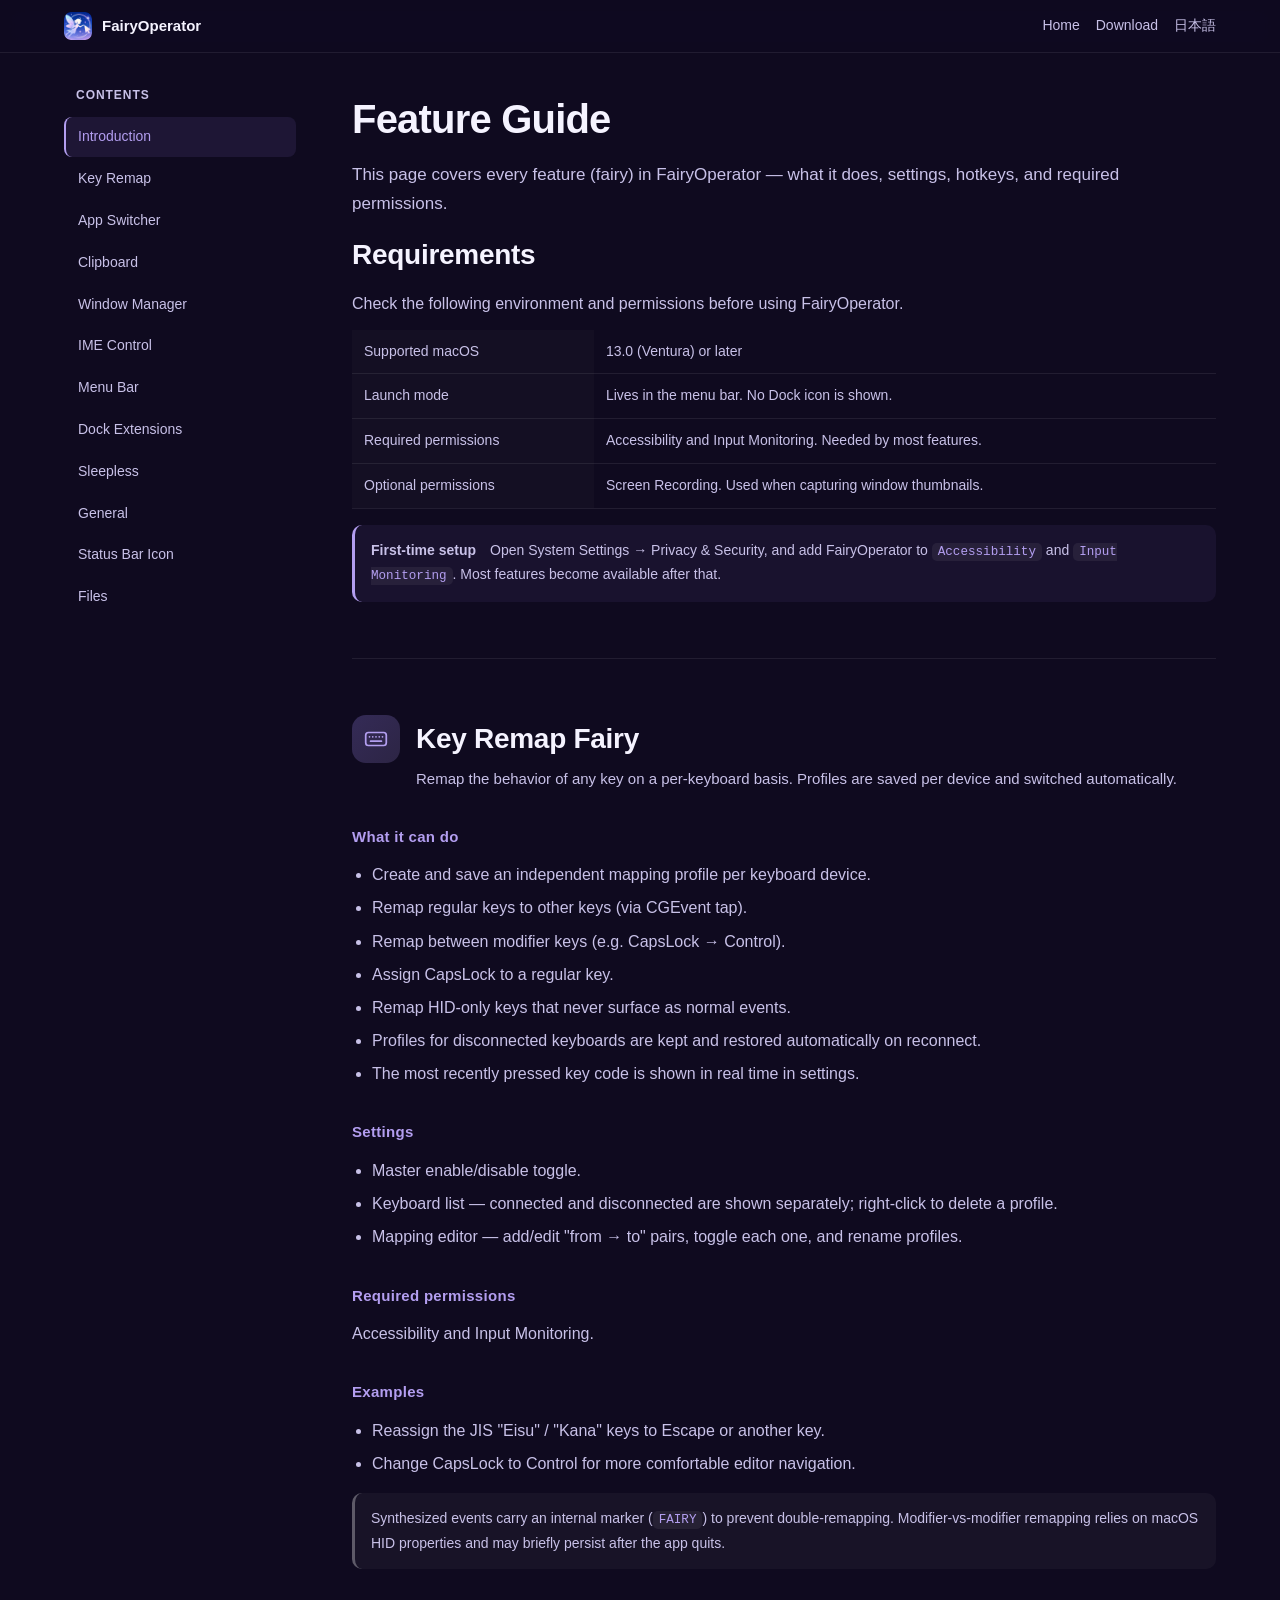
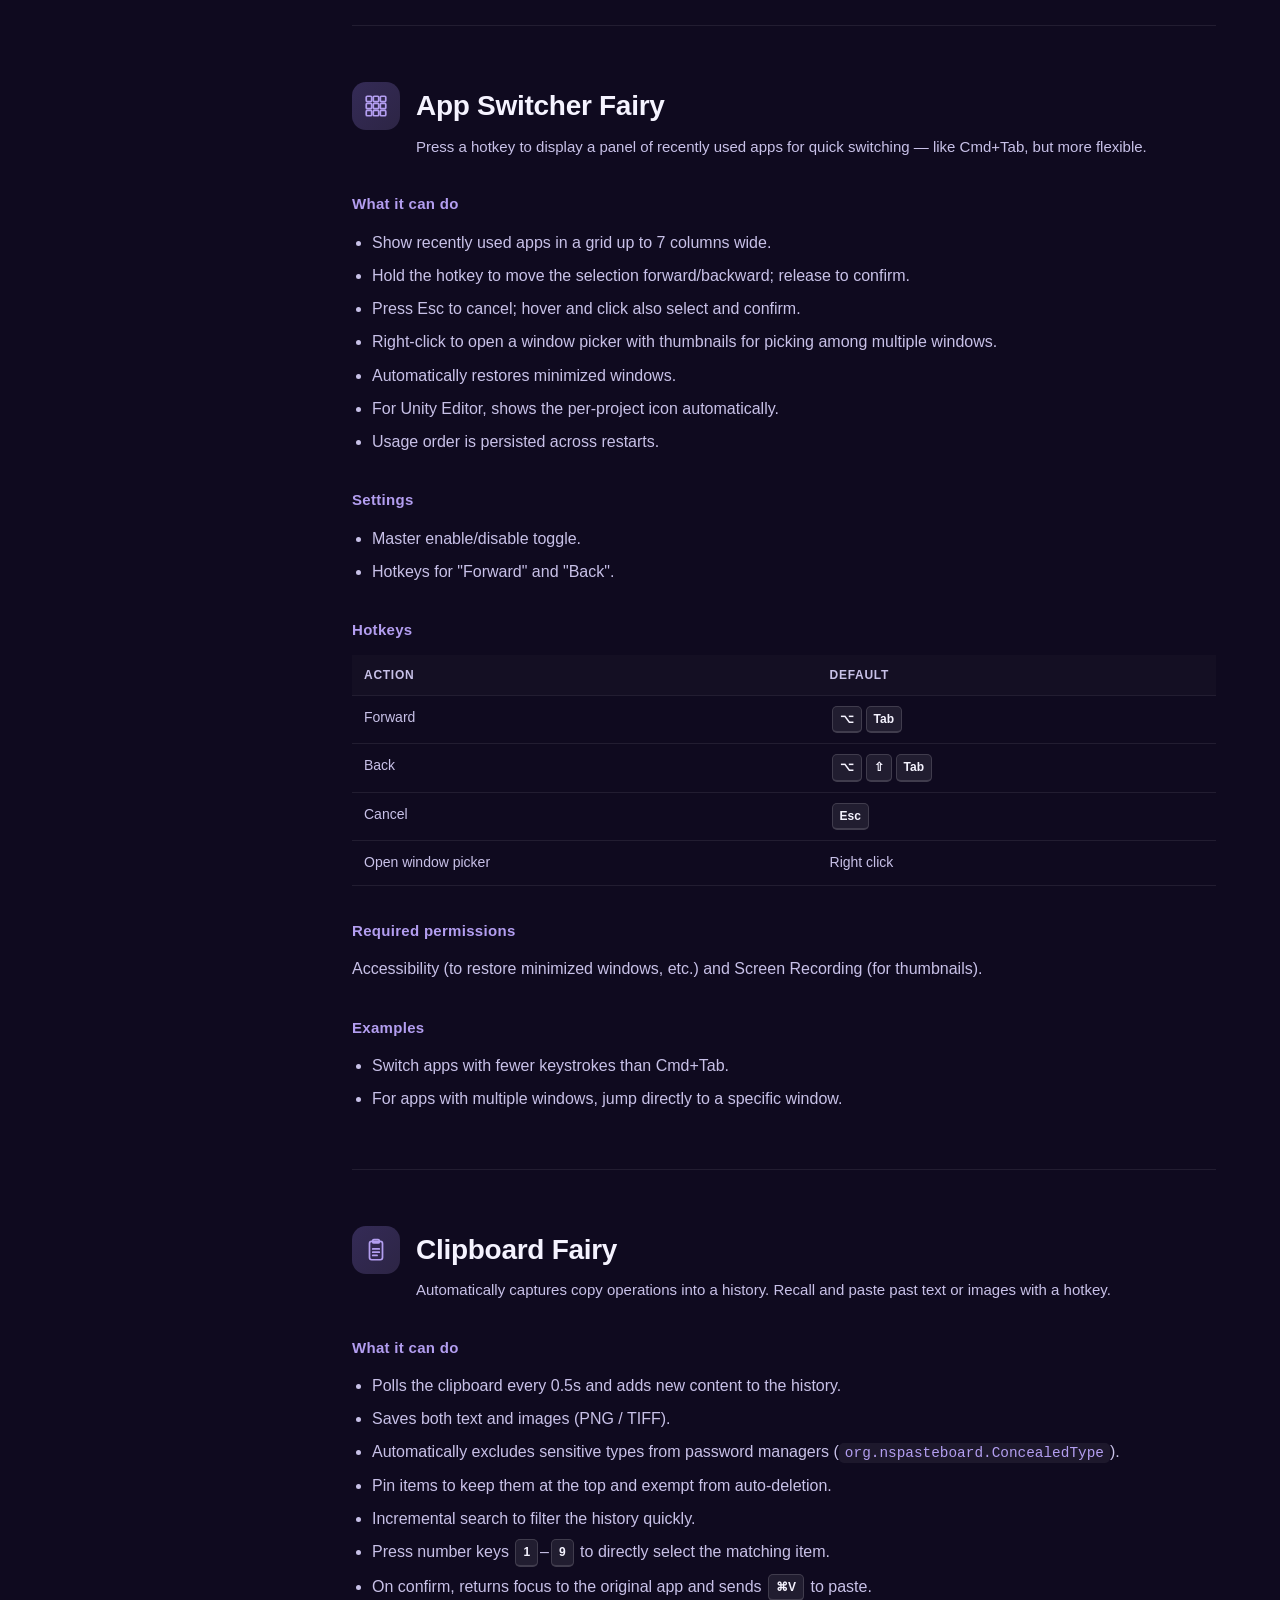
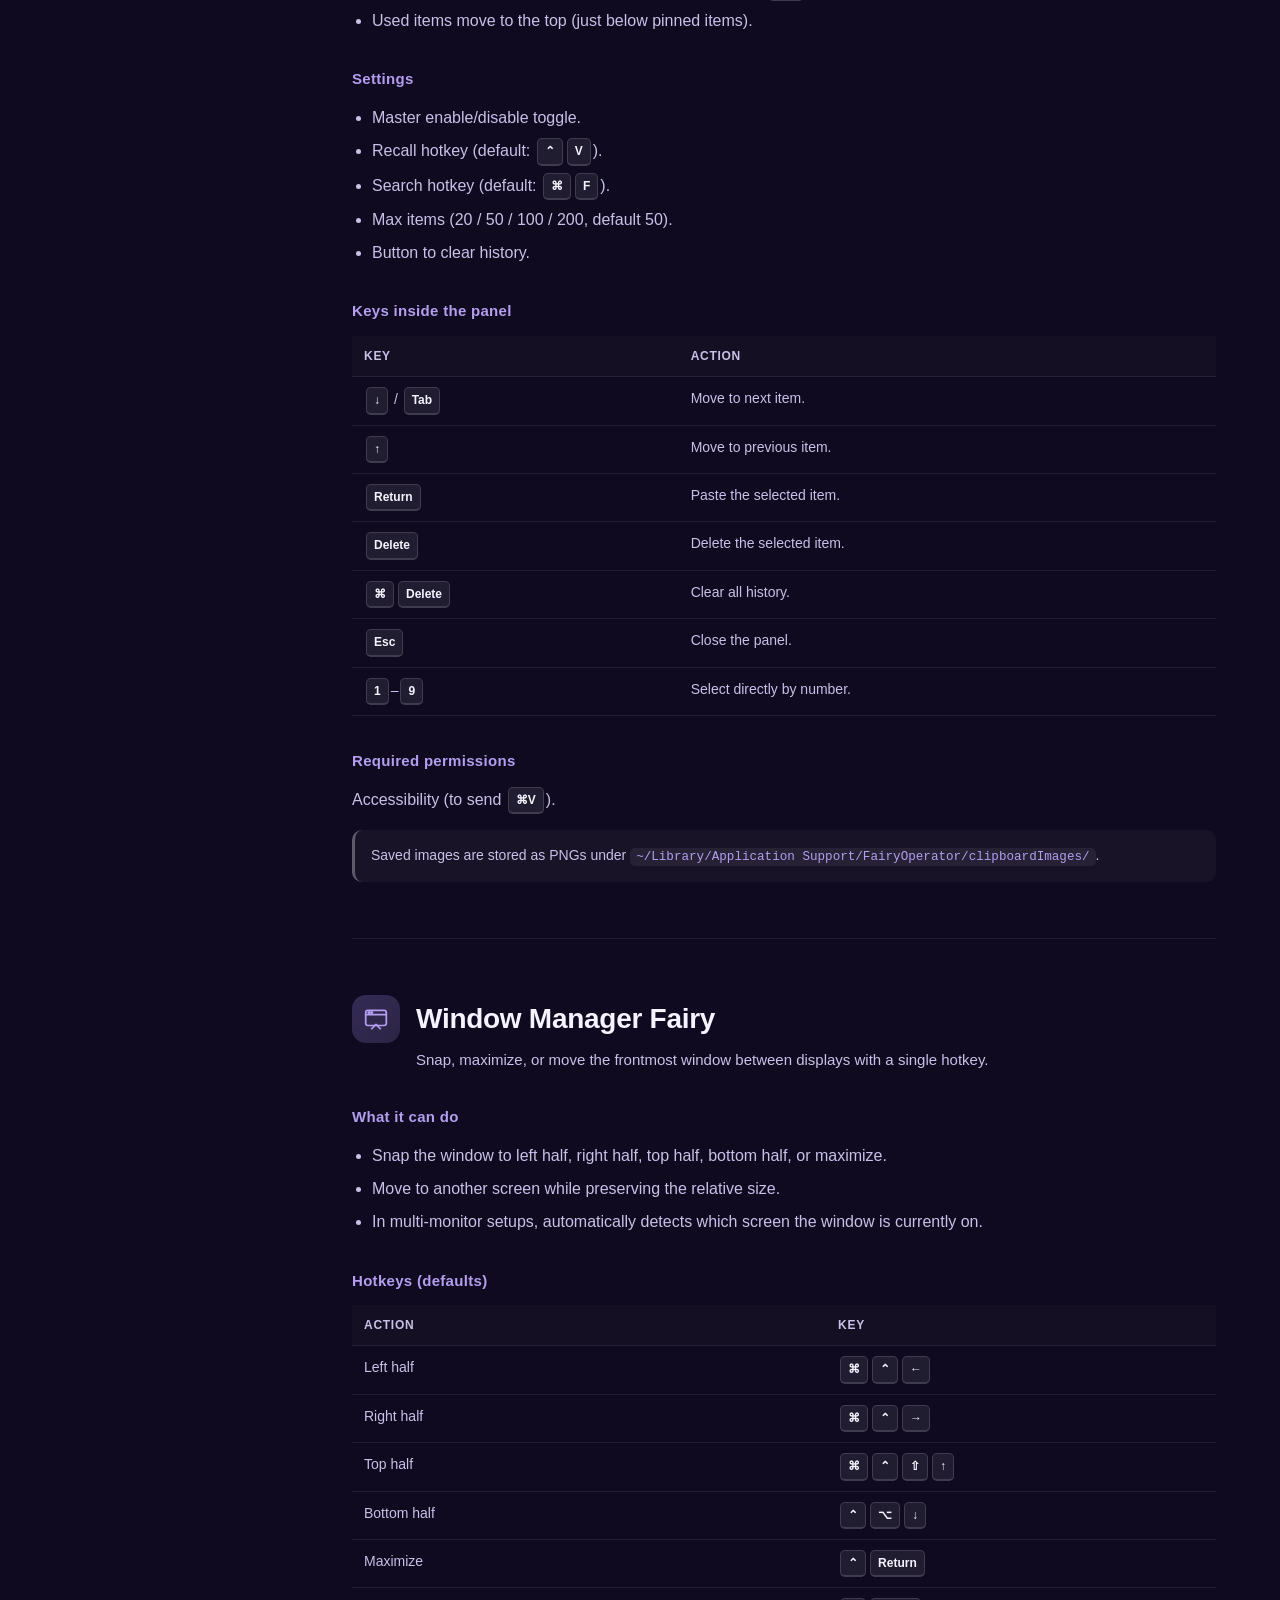
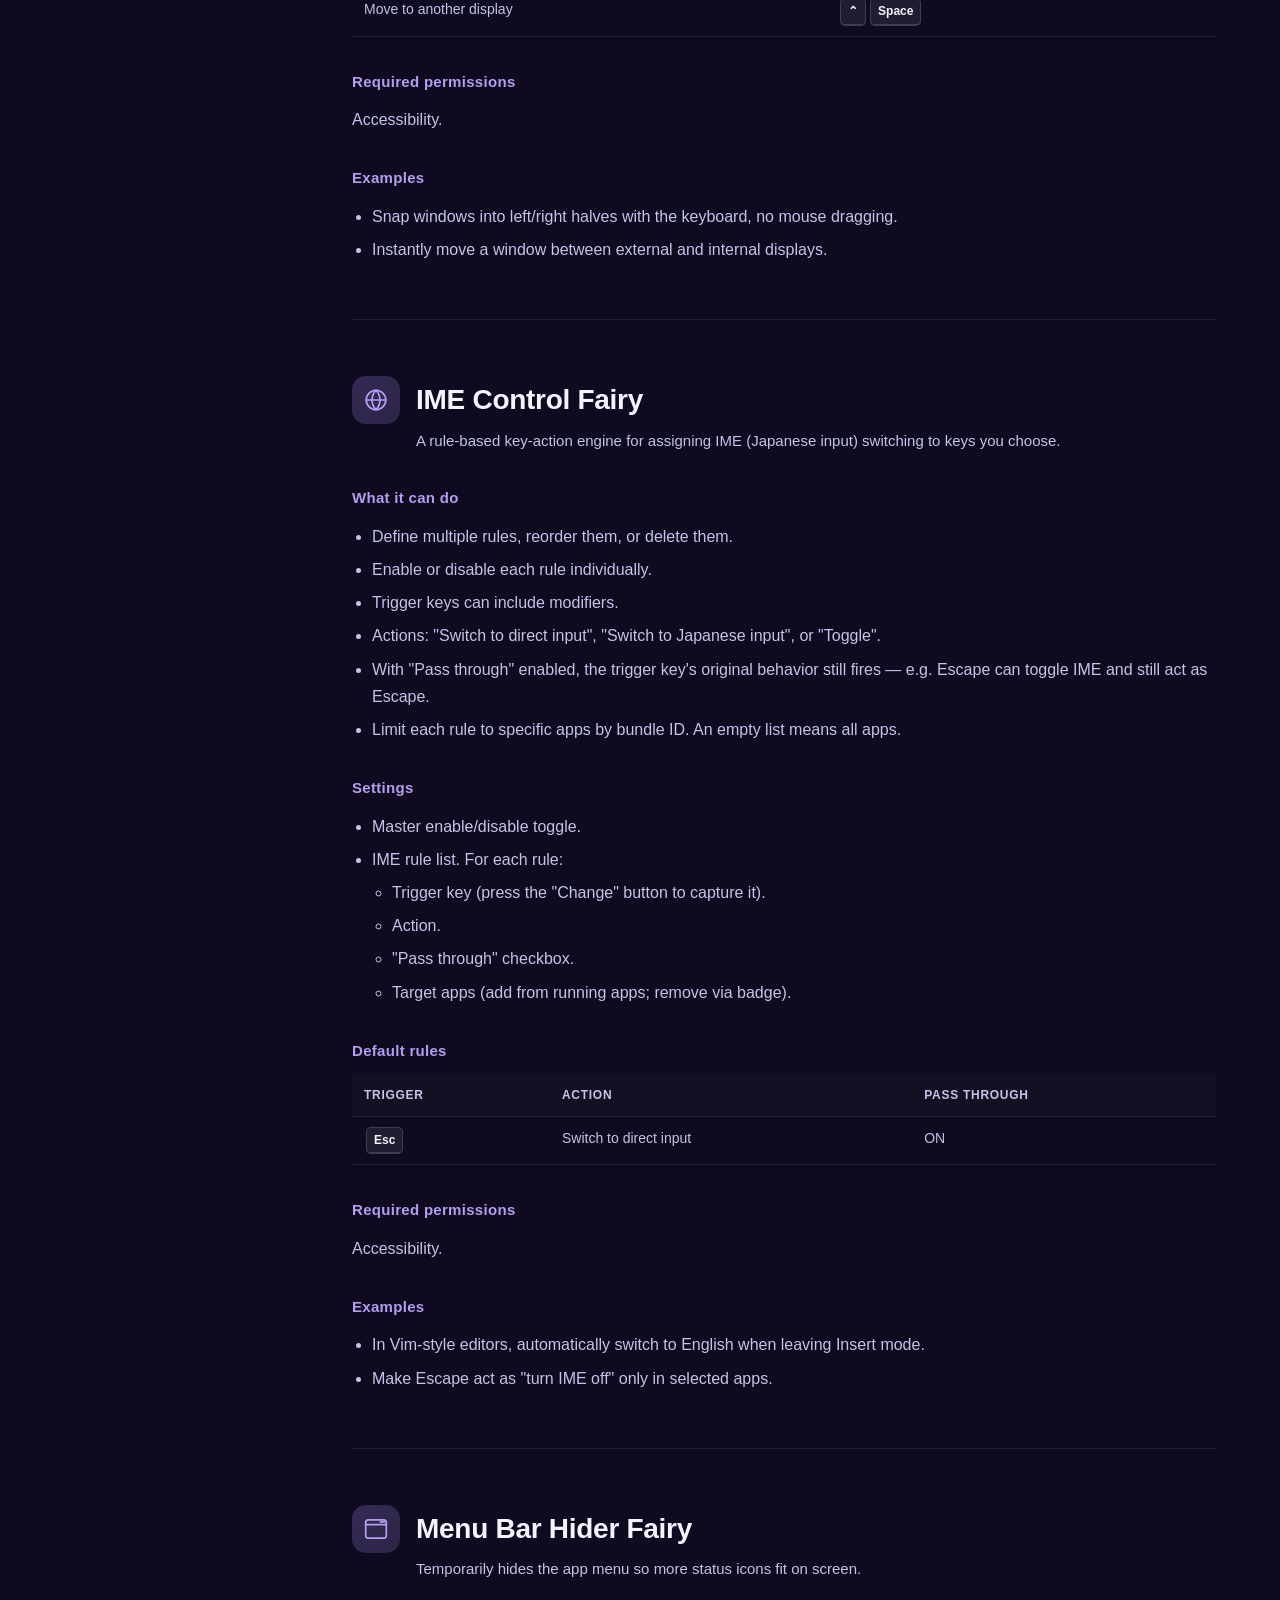
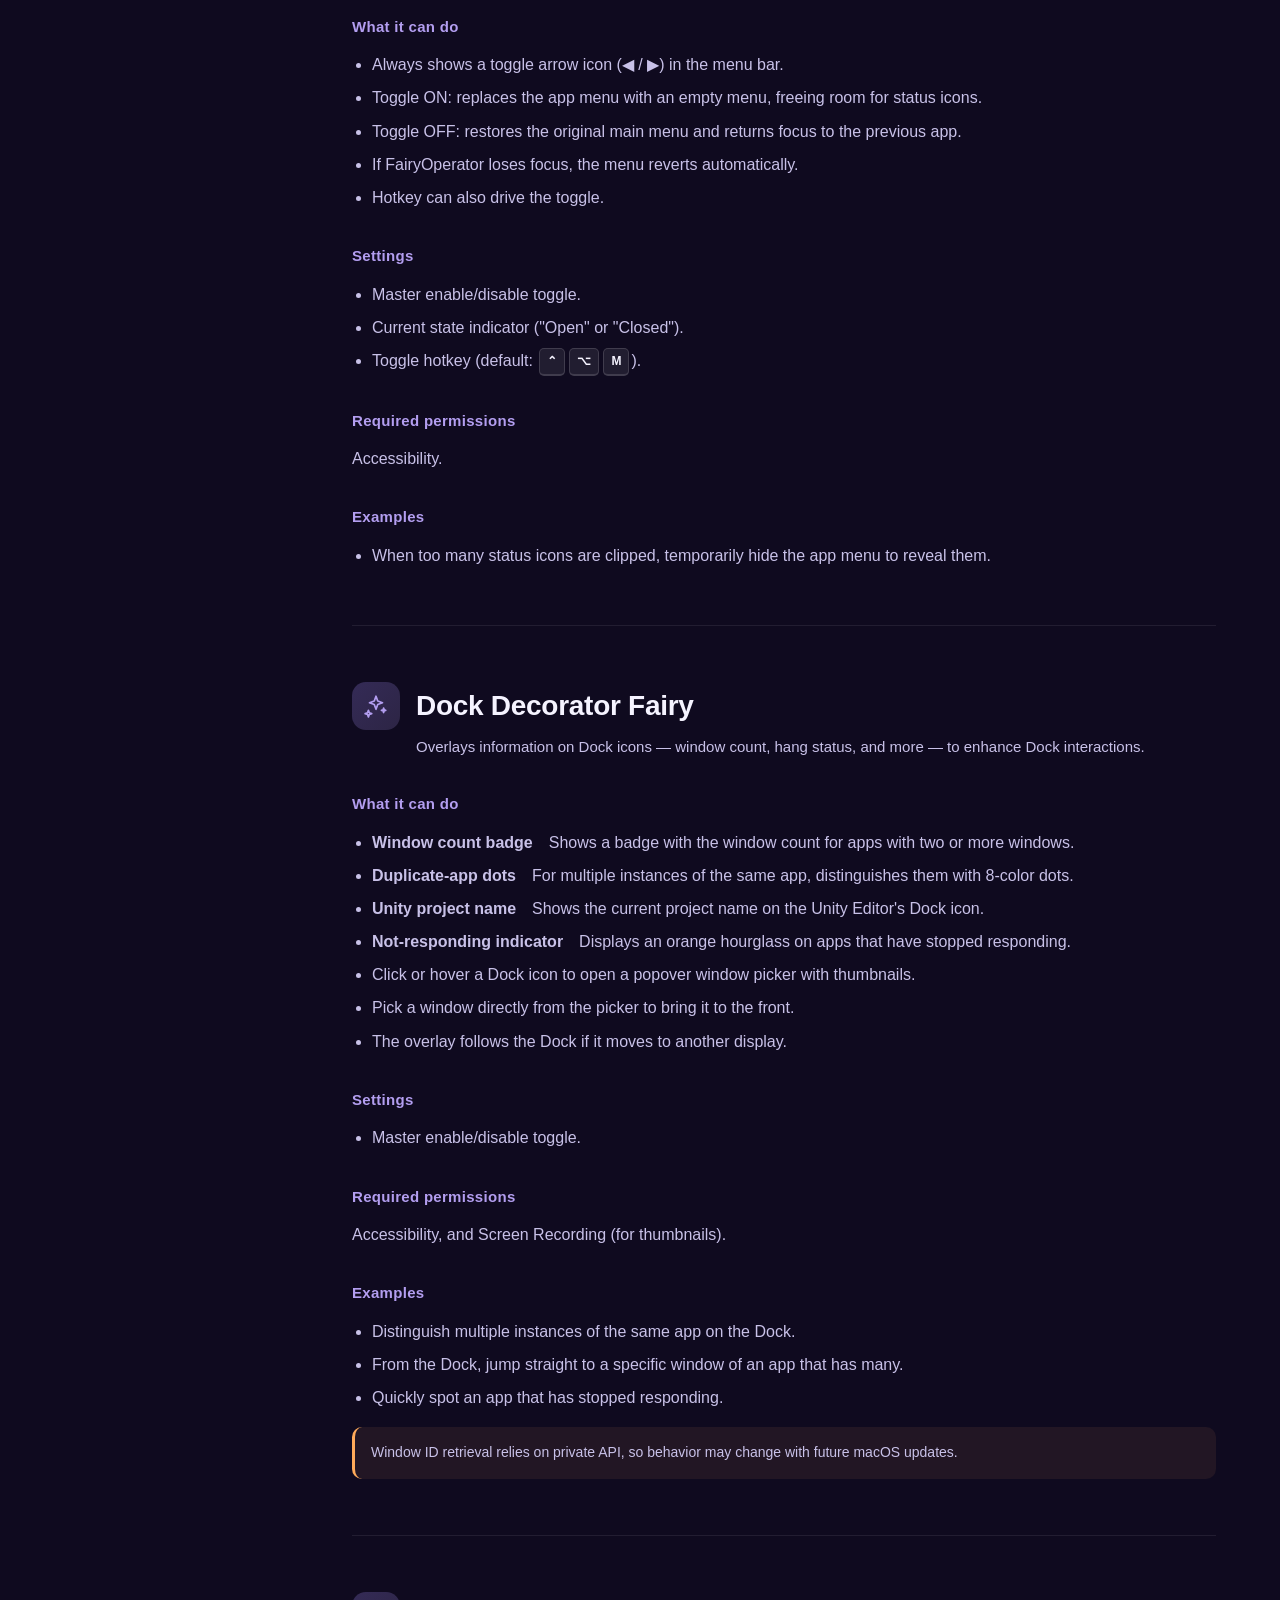
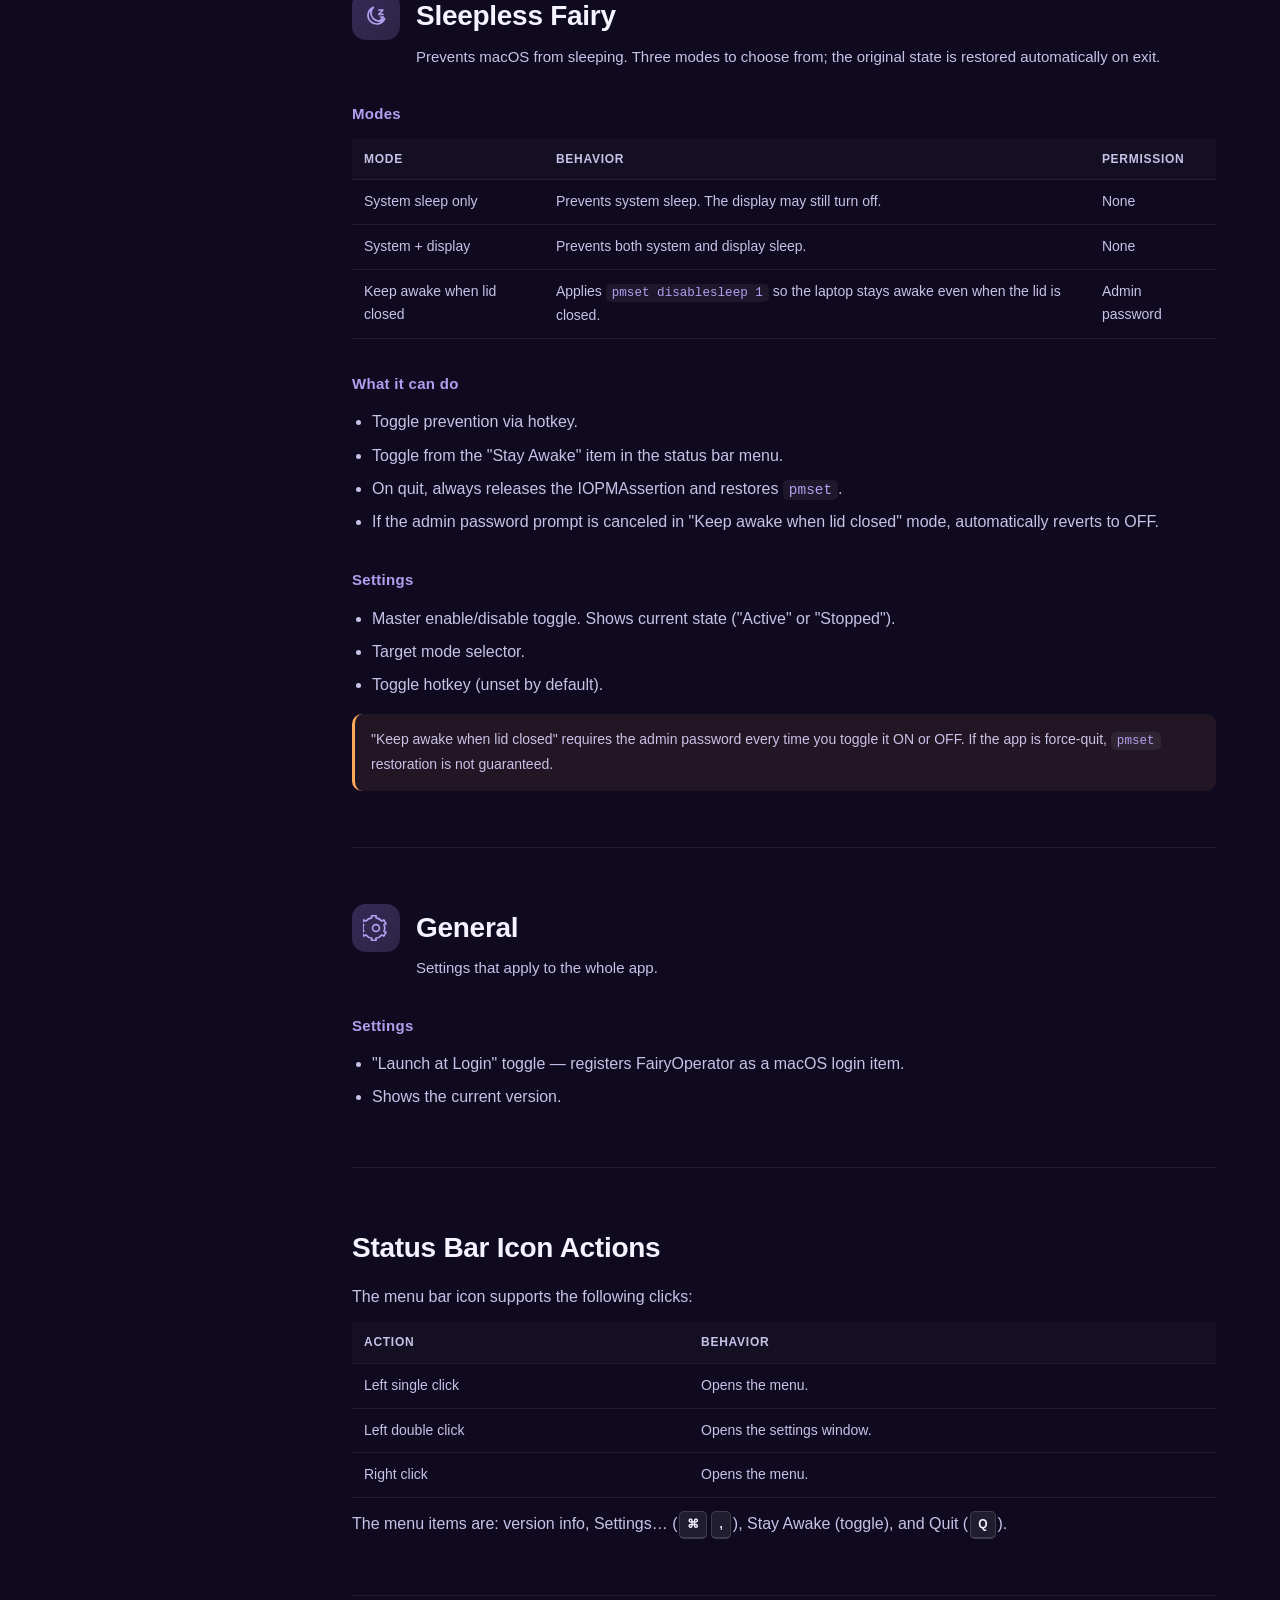
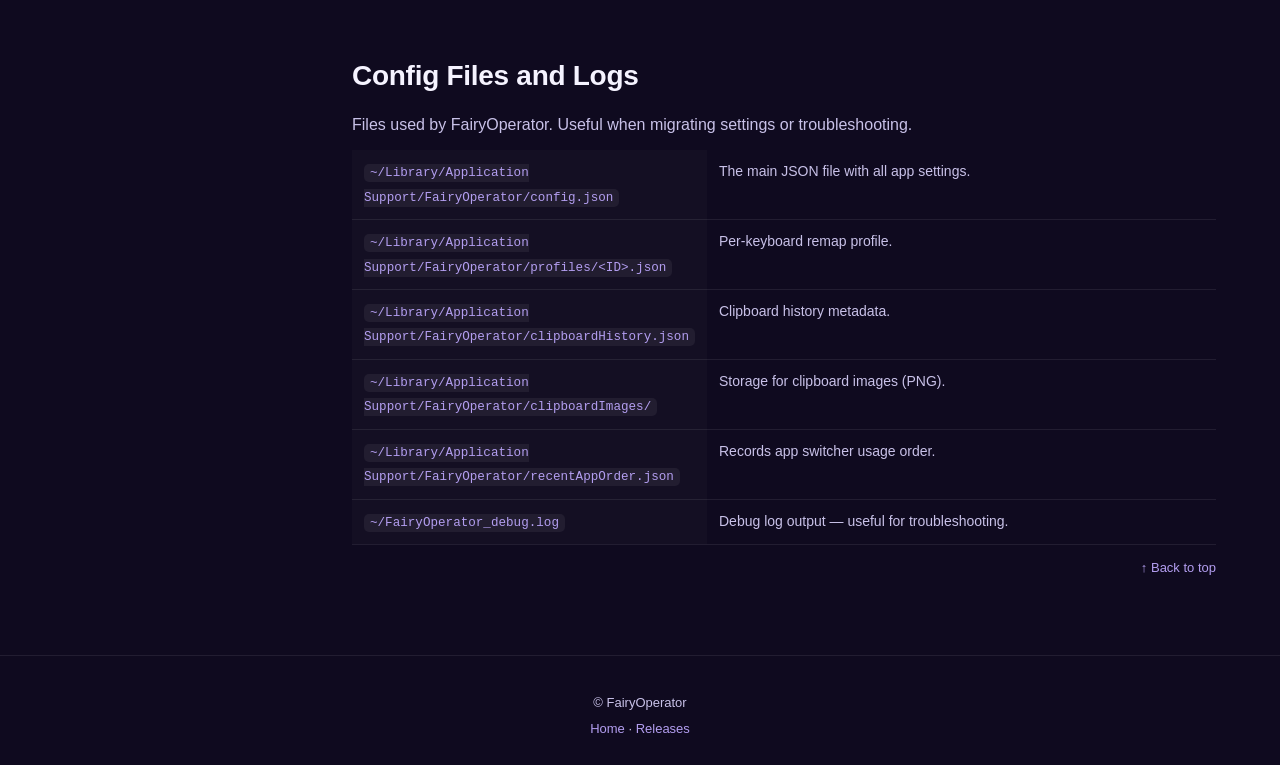
<file: docs/en/guide.html>
<!DOCTYPE html>
<html lang="en">
<head>
<meta charset="UTF-8">
<meta name="viewport" content="width=device-width, initial-scale=1">
<title>Feature Guide — FairyOperator</title>
<meta name="description" content="A guide to every fairy in FairyOperator — what it does, settings, hotkeys, and required permissions.">
<link rel="icon" type="image/png" href="../icon.png">
<link rel="stylesheet" href="../style.css">
<link rel="stylesheet" href="../guide.css">
</head>
<body class="guide">

<header class="topbar">
  <div class="topbar__inner">
    <a class="topbar__brand" href="./">
      <img src="../icon-256.png" alt="" width="28" height="28">
      <span>FairyOperator</span>
    </a>
    <nav class="topbar__nav">
      <a href="./">Home</a>
      <a href="https://github.com/piggest/FairyOperator-releases/releases/latest">Download</a>
      <a href="../guide.html">日本語</a>
    </nav>
  </div>
</header>

<div class="layout">
  <aside class="sidebar">
    <div class="sidebar__inner">
      <p class="sidebar__title">Contents</p>
      <nav class="toc">
        <a href="#overview">Introduction</a>
        <a href="#keyboard">Key Remap</a>
        <a href="#app-switcher">App Switcher</a>
        <a href="#clipboard">Clipboard</a>
        <a href="#window">Window Manager</a>
        <a href="#ime">IME Control</a>
        <a href="#menubar">Menu Bar</a>
        <a href="#dock">Dock Extensions</a>
        <a href="#sleepless">Sleepless</a>
        <a href="#general">General</a>
        <a href="#status-icon">Status Bar Icon</a>
        <a href="#files">Files</a>
      </nav>
    </div>
  </aside>

  <main class="content">

    <section id="overview" class="doc">
      <h1>Feature Guide</h1>
      <p class="lead">This page covers every feature (fairy) in FairyOperator — what it does, settings, hotkeys, and required permissions.</p>

      <h2>Requirements</h2>
      <p>Check the following environment and permissions before using FairyOperator.</p>
      <table class="kv">
        <tbody>
          <tr><th>Supported macOS</th><td>13.0 (Ventura) or later</td></tr>
          <tr><th>Launch mode</th><td>Lives in the menu bar. No Dock icon is shown.</td></tr>
          <tr><th>Required permissions</th><td>Accessibility and Input Monitoring. Needed by most features.</td></tr>
          <tr><th>Optional permissions</th><td>Screen Recording. Used when capturing window thumbnails.</td></tr>
        </tbody>
      </table>

      <div class="callout">
        <p><strong>First-time setup</strong>　Open System Settings &rarr; Privacy &amp; Security, and add FairyOperator to <code>Accessibility</code> and <code>Input Monitoring</code>. Most features become available after that.</p>
      </div>
    </section>

    <section id="keyboard" class="doc">
      <header class="doc__header">
        <span class="doc__icon" aria-hidden="true">
          <svg viewBox="0 0 24 24" fill="none" stroke="currentColor" stroke-width="1.6" stroke-linecap="round" stroke-linejoin="round"><rect x="2.5" y="6" width="19" height="12" rx="2.5"/><path d="M6 10h.01M9 10h.01M12 10h.01M15 10h.01M18 10h.01M7 14h10"/></svg>
        </span>
        <div>
          <h2>Key Remap Fairy</h2>
          <p class="doc__lede">Remap the behavior of any key on a per-keyboard basis. Profiles are saved per device and switched automatically.</p>
        </div>
      </header>

      <h3>What it can do</h3>
      <ul>
        <li>Create and save an independent mapping profile per keyboard device.</li>
        <li>Remap regular keys to other keys (via CGEvent tap).</li>
        <li>Remap between modifier keys (e.g. CapsLock &rarr; Control).</li>
        <li>Assign CapsLock to a regular key.</li>
        <li>Remap HID-only keys that never surface as normal events.</li>
        <li>Profiles for disconnected keyboards are kept and restored automatically on reconnect.</li>
        <li>The most recently pressed key code is shown in real time in settings.</li>
      </ul>

      <h3>Settings</h3>
      <ul>
        <li>Master enable/disable toggle.</li>
        <li>Keyboard list — connected and disconnected are shown separately; right-click to delete a profile.</li>
        <li>Mapping editor — add/edit "from &rarr; to" pairs, toggle each one, and rename profiles.</li>
      </ul>

      <h3>Required permissions</h3>
      <p>Accessibility and Input Monitoring.</p>

      <h3>Examples</h3>
      <ul>
        <li>Reassign the JIS "Eisu" / "Kana" keys to Escape or another key.</li>
        <li>Change CapsLock to Control for more comfortable editor navigation.</li>
      </ul>

      <div class="callout callout--note">
        <p>Synthesized events carry an internal marker (<code>FAIRY</code>) to prevent double-remapping. Modifier-vs-modifier remapping relies on macOS HID properties and may briefly persist after the app quits.</p>
      </div>
    </section>

    <section id="app-switcher" class="doc">
      <header class="doc__header">
        <span class="doc__icon" aria-hidden="true">
          <svg viewBox="0 0 24 24" fill="none" stroke="currentColor" stroke-width="1.6" stroke-linecap="round" stroke-linejoin="round"><rect x="3" y="3" width="5" height="5" rx="1"/><rect x="9.5" y="3" width="5" height="5" rx="1"/><rect x="16" y="3" width="5" height="5" rx="1"/><rect x="3" y="9.5" width="5" height="5" rx="1"/><rect x="9.5" y="9.5" width="5" height="5" rx="1"/><rect x="16" y="9.5" width="5" height="5" rx="1"/><rect x="3" y="16" width="5" height="5" rx="1"/><rect x="9.5" y="16" width="5" height="5" rx="1"/><rect x="16" y="16" width="5" height="5" rx="1"/></svg>
        </span>
        <div>
          <h2>App Switcher Fairy</h2>
          <p class="doc__lede">Press a hotkey to display a panel of recently used apps for quick switching — like Cmd+Tab, but more flexible.</p>
        </div>
      </header>

      <h3>What it can do</h3>
      <ul>
        <li>Show recently used apps in a grid up to 7 columns wide.</li>
        <li>Hold the hotkey to move the selection forward/backward; release to confirm.</li>
        <li>Press Esc to cancel; hover and click also select and confirm.</li>
        <li>Right-click to open a window picker with thumbnails for picking among multiple windows.</li>
        <li>Automatically restores minimized windows.</li>
        <li>For Unity Editor, shows the per-project icon automatically.</li>
        <li>Usage order is persisted across restarts.</li>
      </ul>

      <h3>Settings</h3>
      <ul>
        <li>Master enable/disable toggle.</li>
        <li>Hotkeys for "Forward" and "Back".</li>
      </ul>

      <h3>Hotkeys</h3>
      <table class="hotkeys">
        <thead><tr><th>Action</th><th>Default</th></tr></thead>
        <tbody>
          <tr><td>Forward</td><td><kbd>⌥</kbd><kbd>Tab</kbd></td></tr>
          <tr><td>Back</td><td><kbd>⌥</kbd><kbd>⇧</kbd><kbd>Tab</kbd></td></tr>
          <tr><td>Cancel</td><td><kbd>Esc</kbd></td></tr>
          <tr><td>Open window picker</td><td>Right click</td></tr>
        </tbody>
      </table>

      <h3>Required permissions</h3>
      <p>Accessibility (to restore minimized windows, etc.) and Screen Recording (for thumbnails).</p>

      <h3>Examples</h3>
      <ul>
        <li>Switch apps with fewer keystrokes than Cmd+Tab.</li>
        <li>For apps with multiple windows, jump directly to a specific window.</li>
      </ul>
    </section>

    <section id="clipboard" class="doc">
      <header class="doc__header">
        <span class="doc__icon" aria-hidden="true">
          <svg viewBox="0 0 24 24" fill="none" stroke="currentColor" stroke-width="1.6" stroke-linecap="round" stroke-linejoin="round"><rect x="6" y="4" width="12" height="17" rx="2"/><rect x="9" y="2.5" width="6" height="3" rx="1"/><path d="M9 11h6M9 14h6M9 17h4"/></svg>
        </span>
        <div>
          <h2>Clipboard Fairy</h2>
          <p class="doc__lede">Automatically captures copy operations into a history. Recall and paste past text or images with a hotkey.</p>
        </div>
      </header>

      <h3>What it can do</h3>
      <ul>
        <li>Polls the clipboard every 0.5s and adds new content to the history.</li>
        <li>Saves both text and images (PNG / TIFF).</li>
        <li>Automatically excludes sensitive types from password managers (<code>org.nspasteboard.ConcealedType</code>).</li>
        <li>Pin items to keep them at the top and exempt from auto-deletion.</li>
        <li>Incremental search to filter the history quickly.</li>
        <li>Press number keys <kbd>1</kbd>–<kbd>9</kbd> to directly select the matching item.</li>
        <li>On confirm, returns focus to the original app and sends <kbd>⌘V</kbd> to paste.</li>
        <li>Used items move to the top (just below pinned items).</li>
      </ul>

      <h3>Settings</h3>
      <ul>
        <li>Master enable/disable toggle.</li>
        <li>Recall hotkey (default: <kbd>⌃</kbd><kbd>V</kbd>).</li>
        <li>Search hotkey (default: <kbd>⌘</kbd><kbd>F</kbd>).</li>
        <li>Max items (20 / 50 / 100 / 200, default 50).</li>
        <li>Button to clear history.</li>
      </ul>

      <h3>Keys inside the panel</h3>
      <table class="hotkeys">
        <thead><tr><th>Key</th><th>Action</th></tr></thead>
        <tbody>
          <tr><td><kbd>↓</kbd> / <kbd>Tab</kbd></td><td>Move to next item.</td></tr>
          <tr><td><kbd>↑</kbd></td><td>Move to previous item.</td></tr>
          <tr><td><kbd>Return</kbd></td><td>Paste the selected item.</td></tr>
          <tr><td><kbd>Delete</kbd></td><td>Delete the selected item.</td></tr>
          <tr><td><kbd>⌘</kbd><kbd>Delete</kbd></td><td>Clear all history.</td></tr>
          <tr><td><kbd>Esc</kbd></td><td>Close the panel.</td></tr>
          <tr><td><kbd>1</kbd>–<kbd>9</kbd></td><td>Select directly by number.</td></tr>
        </tbody>
      </table>

      <h3>Required permissions</h3>
      <p>Accessibility (to send <kbd>⌘V</kbd>).</p>

      <div class="callout callout--note">
        <p>Saved images are stored as PNGs under <code>~/Library/Application Support/FairyOperator/clipboardImages/</code>.</p>
      </div>
    </section>

    <section id="window" class="doc">
      <header class="doc__header">
        <span class="doc__icon" aria-hidden="true">
          <svg viewBox="0 0 24 24" fill="none" stroke="currentColor" stroke-width="1.6" stroke-linecap="round" stroke-linejoin="round"><rect x="2.5" y="4" width="19" height="14" rx="2"/><path d="M2.5 8h19"/><circle cx="5.5" cy="6" r="0.7" fill="currentColor"/><circle cx="8" cy="6" r="0.7" fill="currentColor"/><path d="M8 21l4-4 4 4"/></svg>
        </span>
        <div>
          <h2>Window Manager Fairy</h2>
          <p class="doc__lede">Snap, maximize, or move the frontmost window between displays with a single hotkey.</p>
        </div>
      </header>

      <h3>What it can do</h3>
      <ul>
        <li>Snap the window to left half, right half, top half, bottom half, or maximize.</li>
        <li>Move to another screen while preserving the relative size.</li>
        <li>In multi-monitor setups, automatically detects which screen the window is currently on.</li>
      </ul>

      <h3>Hotkeys (defaults)</h3>
      <table class="hotkeys">
        <thead><tr><th>Action</th><th>Key</th></tr></thead>
        <tbody>
          <tr><td>Left half</td><td><kbd>⌘</kbd><kbd>⌃</kbd><kbd>←</kbd></td></tr>
          <tr><td>Right half</td><td><kbd>⌘</kbd><kbd>⌃</kbd><kbd>→</kbd></td></tr>
          <tr><td>Top half</td><td><kbd>⌘</kbd><kbd>⌃</kbd><kbd>⇧</kbd><kbd>↑</kbd></td></tr>
          <tr><td>Bottom half</td><td><kbd>⌃</kbd><kbd>⌥</kbd><kbd>↓</kbd></td></tr>
          <tr><td>Maximize</td><td><kbd>⌃</kbd><kbd>Return</kbd></td></tr>
          <tr><td>Move to another display</td><td><kbd>⌃</kbd><kbd>Space</kbd></td></tr>
        </tbody>
      </table>

      <h3>Required permissions</h3>
      <p>Accessibility.</p>

      <h3>Examples</h3>
      <ul>
        <li>Snap windows into left/right halves with the keyboard, no mouse dragging.</li>
        <li>Instantly move a window between external and internal displays.</li>
      </ul>
    </section>

    <section id="ime" class="doc">
      <header class="doc__header">
        <span class="doc__icon" aria-hidden="true">
          <svg viewBox="0 0 24 24" fill="none" stroke="currentColor" stroke-width="1.6" stroke-linecap="round" stroke-linejoin="round"><circle cx="12" cy="12" r="9"/><path d="M3 12h18M12 3a13 13 0 010 18M12 3a13 13 0 000 18"/></svg>
        </span>
        <div>
          <h2>IME Control Fairy</h2>
          <p class="doc__lede">A rule-based key-action engine for assigning IME (Japanese input) switching to keys you choose.</p>
        </div>
      </header>

      <h3>What it can do</h3>
      <ul>
        <li>Define multiple rules, reorder them, or delete them.</li>
        <li>Enable or disable each rule individually.</li>
        <li>Trigger keys can include modifiers.</li>
        <li>Actions: "Switch to direct input", "Switch to Japanese input", or "Toggle".</li>
        <li>With "Pass through" enabled, the trigger key's original behavior still fires — e.g. Escape can toggle IME and still act as Escape.</li>
        <li>Limit each rule to specific apps by bundle ID. An empty list means all apps.</li>
      </ul>

      <h3>Settings</h3>
      <ul>
        <li>Master enable/disable toggle.</li>
        <li>IME rule list. For each rule:
          <ul>
            <li>Trigger key (press the "Change" button to capture it).</li>
            <li>Action.</li>
            <li>"Pass through" checkbox.</li>
            <li>Target apps (add from running apps; remove via badge).</li>
          </ul>
        </li>
      </ul>

      <h3>Default rules</h3>
      <table class="hotkeys">
        <thead><tr><th>Trigger</th><th>Action</th><th>Pass through</th></tr></thead>
        <tbody>
          <tr><td><kbd>Esc</kbd></td><td>Switch to direct input</td><td>ON</td></tr>
        </tbody>
      </table>

      <h3>Required permissions</h3>
      <p>Accessibility.</p>

      <h3>Examples</h3>
      <ul>
        <li>In Vim-style editors, automatically switch to English when leaving Insert mode.</li>
        <li>Make Escape act as "turn IME off" only in selected apps.</li>
      </ul>
    </section>

    <section id="menubar" class="doc">
      <header class="doc__header">
        <span class="doc__icon" aria-hidden="true">
          <svg viewBox="0 0 24 24" fill="none" stroke="currentColor" stroke-width="1.6" stroke-linecap="round" stroke-linejoin="round"><rect x="2.5" y="3.5" width="19" height="17" rx="2.5"/><path d="M2.5 8h19"/><path d="M16 5.5h2M19 5.5h.5"/></svg>
        </span>
        <div>
          <h2>Menu Bar Hider Fairy</h2>
          <p class="doc__lede">Temporarily hides the app menu so more status icons fit on screen.</p>
        </div>
      </header>

      <h3>What it can do</h3>
      <ul>
        <li>Always shows a toggle arrow icon (◀ / ▶) in the menu bar.</li>
        <li>Toggle ON: replaces the app menu with an empty menu, freeing room for status icons.</li>
        <li>Toggle OFF: restores the original main menu and returns focus to the previous app.</li>
        <li>If FairyOperator loses focus, the menu reverts automatically.</li>
        <li>Hotkey can also drive the toggle.</li>
      </ul>

      <h3>Settings</h3>
      <ul>
        <li>Master enable/disable toggle.</li>
        <li>Current state indicator ("Open" or "Closed").</li>
        <li>Toggle hotkey (default: <kbd>⌃</kbd><kbd>⌥</kbd><kbd>M</kbd>).</li>
      </ul>

      <h3>Required permissions</h3>
      <p>Accessibility.</p>

      <h3>Examples</h3>
      <ul>
        <li>When too many status icons are clipped, temporarily hide the app menu to reveal them.</li>
      </ul>
    </section>

    <section id="dock" class="doc">
      <header class="doc__header">
        <span class="doc__icon" aria-hidden="true">
          <svg viewBox="0 0 24 24" fill="none" stroke="currentColor" stroke-width="1.6" stroke-linecap="round" stroke-linejoin="round"><path d="M12 3l1.6 4.4L18 9l-4.4 1.6L12 15l-1.6-4.4L6 9l4.4-1.6z"/><path d="M5 16l.8 2.2L8 19l-2.2.8L5 22l-.8-2.2L2 19l2.2-.8z"/><path d="M19 14l.6 1.6L21 16l-1.4.4L19 18l-.4-1.6L17 16l1.6-.4z"/></svg>
        </span>
        <div>
          <h2>Dock Decorator Fairy</h2>
          <p class="doc__lede">Overlays information on Dock icons — window count, hang status, and more — to enhance Dock interactions.</p>
        </div>
      </header>

      <h3>What it can do</h3>
      <ul>
        <li><strong>Window count badge</strong>　Shows a badge with the window count for apps with two or more windows.</li>
        <li><strong>Duplicate-app dots</strong>　For multiple instances of the same app, distinguishes them with 8-color dots.</li>
        <li><strong>Unity project name</strong>　Shows the current project name on the Unity Editor's Dock icon.</li>
        <li><strong>Not-responding indicator</strong>　Displays an orange hourglass on apps that have stopped responding.</li>
        <li>Click or hover a Dock icon to open a popover window picker with thumbnails.</li>
        <li>Pick a window directly from the picker to bring it to the front.</li>
        <li>The overlay follows the Dock if it moves to another display.</li>
      </ul>

      <h3>Settings</h3>
      <ul>
        <li>Master enable/disable toggle.</li>
      </ul>

      <h3>Required permissions</h3>
      <p>Accessibility, and Screen Recording (for thumbnails).</p>

      <h3>Examples</h3>
      <ul>
        <li>Distinguish multiple instances of the same app on the Dock.</li>
        <li>From the Dock, jump straight to a specific window of an app that has many.</li>
        <li>Quickly spot an app that has stopped responding.</li>
      </ul>

      <div class="callout callout--warn">
        <p>Window ID retrieval relies on private API, so behavior may change with future macOS updates.</p>
      </div>
    </section>

    <section id="sleepless" class="doc">
      <header class="doc__header">
        <span class="doc__icon" aria-hidden="true">
          <svg viewBox="0 0 24 24" fill="none" stroke="currentColor" stroke-width="1.6" stroke-linecap="round" stroke-linejoin="round"><path d="M20 14.5A8 8 0 119.5 4a6.5 6.5 0 0010.5 10.5z"/><path d="M14.5 6.5h4l-4 4h4M16 13h3l-3 3h3" stroke-width="1.4"/></svg>
        </span>
        <div>
          <h2>Sleepless Fairy</h2>
          <p class="doc__lede">Prevents macOS from sleeping. Three modes to choose from; the original state is restored automatically on exit.</p>
        </div>
      </header>

      <h3>Modes</h3>
      <table class="hotkeys">
        <thead><tr><th>Mode</th><th>Behavior</th><th>Permission</th></tr></thead>
        <tbody>
          <tr><td>System sleep only</td><td>Prevents system sleep. The display may still turn off.</td><td>None</td></tr>
          <tr><td>System + display</td><td>Prevents both system and display sleep.</td><td>None</td></tr>
          <tr><td>Keep awake when lid closed</td><td>Applies <code>pmset disablesleep 1</code> so the laptop stays awake even when the lid is closed.</td><td>Admin password</td></tr>
        </tbody>
      </table>

      <h3>What it can do</h3>
      <ul>
        <li>Toggle prevention via hotkey.</li>
        <li>Toggle from the "Stay Awake" item in the status bar menu.</li>
        <li>On quit, always releases the IOPMAssertion and restores <code>pmset</code>.</li>
        <li>If the admin password prompt is canceled in "Keep awake when lid closed" mode, automatically reverts to OFF.</li>
      </ul>

      <h3>Settings</h3>
      <ul>
        <li>Master enable/disable toggle. Shows current state ("Active" or "Stopped").</li>
        <li>Target mode selector.</li>
        <li>Toggle hotkey (unset by default).</li>
      </ul>

      <div class="callout callout--warn">
        <p>"Keep awake when lid closed" requires the admin password every time you toggle it ON or OFF. If the app is force-quit, <code>pmset</code> restoration is not guaranteed.</p>
      </div>
    </section>

    <section id="general" class="doc">
      <header class="doc__header">
        <span class="doc__icon" aria-hidden="true">
          <svg viewBox="0 0 24 24" fill="none" stroke="currentColor" stroke-width="1.6" stroke-linecap="round" stroke-linejoin="round"><circle cx="12" cy="12" r="3.2"/><path d="M19.4 15a7.5 7.5 0 000-6l1.8-1-2-3.4-2 1a7.5 7.5 0 00-5.2-3V.5h-4v2.1a7.5 7.5 0 00-5.2 3l-2-1-2 3.4 1.8 1a7.5 7.5 0 000 6l-1.8 1 2 3.4 2-1a7.5 7.5 0 005.2 3V23.5h4v-2.1a7.5 7.5 0 005.2-3l2 1 2-3.4z"/></svg>
        </span>
        <div>
          <h2>General</h2>
          <p class="doc__lede">Settings that apply to the whole app.</p>
        </div>
      </header>

      <h3>Settings</h3>
      <ul>
        <li>"Launch at Login" toggle — registers FairyOperator as a macOS login item.</li>
        <li>Shows the current version.</li>
      </ul>
    </section>

    <section id="status-icon" class="doc">
      <h2>Status Bar Icon Actions</h2>
      <p>The menu bar icon supports the following clicks:</p>
      <table class="hotkeys">
        <thead><tr><th>Action</th><th>Behavior</th></tr></thead>
        <tbody>
          <tr><td>Left single click</td><td>Opens the menu.</td></tr>
          <tr><td>Left double click</td><td>Opens the settings window.</td></tr>
          <tr><td>Right click</td><td>Opens the menu.</td></tr>
        </tbody>
      </table>
      <p>The menu items are: version info, Settings… (<kbd>⌘</kbd><kbd>,</kbd>), Stay Awake (toggle), and Quit (<kbd>Q</kbd>).</p>
    </section>

    <section id="files" class="doc">
      <h2>Config Files and Logs</h2>
      <p>Files used by FairyOperator. Useful when migrating settings or troubleshooting.</p>
      <table class="kv">
        <tbody>
          <tr><th><code>~/Library/Application Support/FairyOperator/config.json</code></th><td>The main JSON file with all app settings.</td></tr>
          <tr><th><code>~/Library/Application Support/FairyOperator/profiles/&lt;ID&gt;.json</code></th><td>Per-keyboard remap profile.</td></tr>
          <tr><th><code>~/Library/Application Support/FairyOperator/clipboardHistory.json</code></th><td>Clipboard history metadata.</td></tr>
          <tr><th><code>~/Library/Application Support/FairyOperator/clipboardImages/</code></th><td>Storage for clipboard images (PNG).</td></tr>
          <tr><th><code>~/Library/Application Support/FairyOperator/recentAppOrder.json</code></th><td>Records app switcher usage order.</td></tr>
          <tr><th><code>~/FairyOperator_debug.log</code></th><td>Debug log output — useful for troubleshooting.</td></tr>
        </tbody>
      </table>
    </section>

    <p class="back-to-top"><a href="#overview">↑ Back to top</a></p>

  </main>
</div>

<footer class="footer">
  <div class="container">
    <p>© FairyOperator</p>
    <p><a href="./">Home</a> · <a href="https://github.com/piggest/FairyOperator-releases/releases">Releases</a></p>
  </div>
</footer>

<script>
(function () {
  const links = document.querySelectorAll('.toc a');
  const map = new Map();
  links.forEach(a => {
    const id = a.getAttribute('href').slice(1);
    const el = document.getElementById(id);
    if (el) map.set(el, a);
  });
  const observer = new IntersectionObserver(entries => {
    entries.forEach(e => {
      const link = map.get(e.target);
      if (!link) return;
      if (e.isIntersecting) {
        links.forEach(l => l.classList.remove('active'));
        link.classList.add('active');
      }
    });
  }, { rootMargin: '-30% 0px -65% 0px', threshold: 0 });
  map.forEach((_, el) => observer.observe(el));
})();
</script>
</body>
</html>
</file>
<file: docs/style.css>
:root {
  --bg: #0f0a1f;
  --bg-2: #1a1230;
  --fg: #f5f3ff;
  --fg-muted: #c8c1e8;
  --accent: #8a76d6;
  --accent-2: #b39ef0;
  --card: rgba(255, 255, 255, 0.05);
  --card-border: rgba(255, 255, 255, 0.08);
  --max-width: 1080px;
}

* { box-sizing: border-box; }

html { scroll-behavior: smooth; }

body {
  margin: 0;
  font-family: -apple-system, BlinkMacSystemFont, "Helvetica Neue", "Hiragino Sans", "Yu Gothic UI", sans-serif;
  background: var(--bg);
  color: var(--fg);
  line-height: 1.7;
  -webkit-font-smoothing: antialiased;
}

a { color: var(--accent-2); text-decoration: none; }
a:hover { text-decoration: underline; }

.container {
  max-width: var(--max-width);
  margin: 0 auto;
  padding: 0 24px;
}

/* Hero */
.hero {
  background: radial-gradient(ellipse at top, #2a1e54 0%, var(--bg) 60%);
  padding: 96px 0 80px;
  text-align: center;
  position: relative;
  overflow: hidden;
}

.hero::before {
  content: "";
  position: absolute;
  inset: 0;
  background: radial-gradient(circle at 20% 30%, rgba(179, 158, 240, 0.18), transparent 40%),
              radial-gradient(circle at 80% 60%, rgba(138, 118, 214, 0.15), transparent 45%);
  pointer-events: none;
}

.hero > .container { position: relative; }

.hero__icon {
  width: 160px; height: 160px;
  border-radius: 36px;
  box-shadow: 0 30px 80px rgba(138, 118, 214, 0.5),
              0 8px 24px rgba(0, 0, 0, 0.4);
}

.hero__title {
  font-size: clamp(40px, 6vw, 64px);
  margin: 28px 0 8px;
  letter-spacing: -0.02em;
  font-weight: 700;
}

.hero__lede {
  font-size: clamp(18px, 2.4vw, 24px);
  margin: 0 0 12px;
  color: var(--fg);
}

.hero__sub {
  margin: 0 auto 32px;
  max-width: 640px;
  color: var(--fg-muted);
  font-size: 16px;
}

.hero__cta {
  display: flex;
  gap: 12px;
  justify-content: center;
  flex-wrap: wrap;
}

.btn {
  display: inline-block;
  padding: 14px 28px;
  border-radius: 12px;
  font-weight: 600;
  font-size: 15px;
  transition: transform 0.15s ease, box-shadow 0.2s ease;
}

.btn--primary {
  background: linear-gradient(135deg, var(--accent), var(--accent-2));
  color: #fff;
  box-shadow: 0 10px 30px rgba(138, 118, 214, 0.4);
}
.btn--primary:hover { transform: translateY(-2px); text-decoration: none; }

.btn--ghost {
  background: transparent;
  color: var(--fg);
  border: 1px solid rgba(255, 255, 255, 0.2);
}
.btn--ghost:hover { background: rgba(255, 255, 255, 0.05); text-decoration: none; }

.hero__meta {
  margin-top: 24px;
  font-size: 13px;
  color: var(--fg-muted);
}

.lang-switch {
  position: absolute;
  top: 16px;
  right: 16px;
  margin: 0;
  font-size: 13px;
  color: var(--fg-muted);
}
.lang-switch a { color: var(--fg-muted); text-decoration: none; }
.lang-switch a[aria-current="page"] { color: var(--fg); font-weight: 600; }
.lang-switch a:hover { color: var(--fg); }

/* Sections */
.section__title {
  font-size: clamp(24px, 3.5vw, 32px);
  margin: 0 0 32px;
  letter-spacing: -0.01em;
}

.features { padding: 80px 0; background: var(--bg-2); }

.cards {
  list-style: none;
  padding: 0;
  margin: 0;
  display: grid;
  grid-template-columns: repeat(auto-fit, minmax(220px, 1fr));
  gap: 16px;
}

.card {
  background: var(--card);
  border: 1px solid var(--card-border);
  border-radius: 16px;
  padding: 24px;
  transition: border-color 0.2s ease, transform 0.2s ease;
}
.card:hover { border-color: var(--accent); transform: translateY(-2px); }
.card__icon {
  display: inline-flex;
  align-items: center;
  justify-content: center;
  width: 44px;
  height: 44px;
  border-radius: 12px;
  background: linear-gradient(135deg, rgba(138, 118, 214, 0.25), rgba(179, 158, 240, 0.15));
  color: var(--accent-2);
  margin-bottom: 14px;
}
.card__icon svg { width: 24px; height: 24px; }
.card h3 { margin: 0 0 8px; font-size: 17px; color: var(--accent-2); }
.card p { margin: 0; color: var(--fg-muted); font-size: 14px; }

/* Shots */
.shots { padding: 80px 0; }
.shot { margin: 0; text-align: center; }
.shot img {
  max-width: 100%;
  border-radius: 12px;
  border: 1px solid var(--card-border);
  box-shadow: 0 30px 80px rgba(0, 0, 0, 0.5);
}
.shot figcaption {
  margin-top: 16px;
  color: var(--fg-muted);
  font-size: 14px;
}

/* Install */
.install { padding: 80px 0; background: var(--bg-2); }
.steps { padding-left: 20px; color: var(--fg-muted); }
.steps li { margin-bottom: 8px; }
.steps code {
  background: rgba(255, 255, 255, 0.08);
  padding: 2px 8px;
  border-radius: 6px;
  font-family: "SF Mono", Menlo, monospace;
  font-size: 0.92em;
}
.note { margin-top: 16px; font-size: 13px; color: var(--fg-muted); }

/* Footer */
.footer {
  padding: 32px 0;
  text-align: center;
  color: var(--fg-muted);
  font-size: 13px;
  border-top: 1px solid var(--card-border);
}
.footer p { margin: 4px 0; }
</file>
<file: docs/guide.css>
/* ガイド専用スタイル */

body.guide {
  background: var(--bg);
  color: var(--fg);
}

/* Topbar */
.topbar {
  position: sticky;
  top: 0;
  z-index: 50;
  background: rgba(15, 10, 31, 0.85);
  backdrop-filter: saturate(160%) blur(12px);
  -webkit-backdrop-filter: saturate(160%) blur(12px);
  border-bottom: 1px solid var(--card-border);
}
.topbar__inner {
  max-width: 1200px;
  margin: 0 auto;
  padding: 12px 24px;
  display: flex;
  align-items: center;
  justify-content: space-between;
  gap: 16px;
}
.topbar__brand {
  display: inline-flex;
  align-items: center;
  gap: 10px;
  color: var(--fg);
  font-weight: 600;
  font-size: 15px;
  text-decoration: none;
}
.topbar__brand img { border-radius: 7px; }
.topbar__nav {
  display: flex;
  gap: 16px;
  font-size: 14px;
}
.topbar__nav a { color: var(--fg-muted); }
.topbar__nav a:hover { color: var(--accent-2); }

/* Layout */
.layout {
  max-width: 1200px;
  margin: 0 auto;
  padding: 32px 24px 64px;
  display: grid;
  grid-template-columns: 240px 1fr;
  gap: 48px;
}
@media (max-width: 880px) {
  .layout { grid-template-columns: 1fr; gap: 24px; }
  .sidebar { position: static; }
  .sidebar__inner { position: static; }
  .toc { display: grid; grid-template-columns: repeat(2, 1fr); gap: 4px; }
}

/* Sidebar / TOC */
.sidebar { position: relative; }
.sidebar__inner {
  position: sticky;
  top: 80px;
  max-height: calc(100vh - 96px);
  overflow-y: auto;
  padding-right: 8px;
}
.sidebar__title {
  font-size: 12px;
  font-weight: 600;
  letter-spacing: 0.08em;
  text-transform: uppercase;
  color: var(--fg-muted);
  margin: 0 0 12px;
  padding: 0 12px;
}
.toc { display: flex; flex-direction: column; gap: 2px; }
.toc a {
  display: block;
  padding: 8px 12px;
  border-radius: 8px;
  color: var(--fg-muted);
  font-size: 14px;
  text-decoration: none;
  border-left: 2px solid transparent;
  transition: background 0.12s, color 0.12s, border-color 0.12s;
}
.toc a:hover { color: var(--fg); background: rgba(255, 255, 255, 0.04); text-decoration: none; }
.toc a.active {
  color: var(--accent-2);
  background: rgba(138, 118, 214, 0.12);
  border-left-color: var(--accent-2);
}

/* Content */
.content { min-width: 0; }
.content > .doc { scroll-margin-top: 80px; }
.content > .doc + .doc {
  margin-top: 56px;
  padding-top: 56px;
  border-top: 1px solid var(--card-border);
}

.lead {
  font-size: 17px;
  color: var(--fg-muted);
  margin: 8px 0 32px;
}

.content h1 {
  font-size: clamp(28px, 4vw, 40px);
  margin: 0 0 8px;
  letter-spacing: -0.02em;
}
.content h2 {
  font-size: clamp(22px, 3vw, 28px);
  margin: 0 0 12px;
  letter-spacing: -0.01em;
}
.content h3 {
  font-size: 15px;
  margin: 32px 0 12px;
  color: var(--accent-2);
  letter-spacing: 0.02em;
}
.content p { color: var(--fg-muted); margin: 0 0 12px; }
.content ul {
  padding-left: 20px;
  color: var(--fg-muted);
  margin: 0 0 12px;
}
.content ul li { margin-bottom: 6px; }
.content ul ul { margin-top: 6px; margin-bottom: 0; }

/* Doc section header with icon */
.doc__header {
  display: flex;
  align-items: flex-start;
  gap: 16px;
  margin-bottom: 12px;
}
.doc__icon {
  flex: 0 0 auto;
  display: inline-flex;
  align-items: center;
  justify-content: center;
  width: 48px;
  height: 48px;
  border-radius: 14px;
  background: linear-gradient(135deg, rgba(138, 118, 214, 0.3), rgba(179, 158, 240, 0.18));
  color: var(--accent-2);
}
.doc__icon svg { width: 26px; height: 26px; }
.doc__lede {
  margin: 4px 0 0 !important;
  color: var(--fg-muted);
  font-size: 15px;
}
.doc__header > div { min-width: 0; flex: 1; }
.doc__header h2 { margin: 0; }

/* Tables */
.kv, .hotkeys {
  width: 100%;
  border-collapse: collapse;
  margin: 0 0 12px;
  font-size: 14px;
}
.kv th, .kv td, .hotkeys th, .hotkeys td {
  text-align: left;
  padding: 10px 12px;
  border-bottom: 1px solid var(--card-border);
  vertical-align: top;
}
.kv th, .hotkeys th {
  font-weight: 600;
  color: var(--fg);
  background: rgba(255, 255, 255, 0.02);
}
.hotkeys thead th { color: var(--fg-muted); font-size: 12px; letter-spacing: 0.06em; text-transform: uppercase; }
.kv th { width: 28%; color: var(--fg-muted); font-weight: 500; }
.kv td, .hotkeys td { color: var(--fg-muted); }
.kv td code, .hotkeys td code { color: var(--accent-2); }

/* kbd */
kbd {
  display: inline-block;
  padding: 2px 7px;
  margin: 0 2px;
  font-family: -apple-system, BlinkMacSystemFont, "Helvetica Neue", sans-serif;
  font-size: 12px;
  font-weight: 600;
  color: var(--fg);
  background: rgba(255, 255, 255, 0.08);
  border: 1px solid rgba(255, 255, 255, 0.14);
  border-bottom-width: 2px;
  border-radius: 5px;
  vertical-align: middle;
}

/* Inline code */
.content code {
  background: rgba(255, 255, 255, 0.06);
  padding: 2px 6px;
  border-radius: 5px;
  font-family: "SF Mono", Menlo, monospace;
  font-size: 0.9em;
  color: var(--accent-2);
}

/* Callouts */
.callout {
  margin: 16px 0;
  padding: 14px 16px;
  border-radius: 10px;
  background: rgba(138, 118, 214, 0.08);
  border-left: 3px solid var(--accent-2);
  font-size: 14px;
  color: var(--fg-muted);
}
.callout p { margin: 0; }
.callout--note {
  background: rgba(255, 255, 255, 0.04);
  border-left-color: rgba(255, 255, 255, 0.3);
}
.callout--warn {
  background: rgba(255, 168, 90, 0.08);
  border-left-color: #ffaa5a;
}

/* Back to top */
.back-to-top {
  margin-top: 48px;
  text-align: right;
  font-size: 13px;
}
</file>
